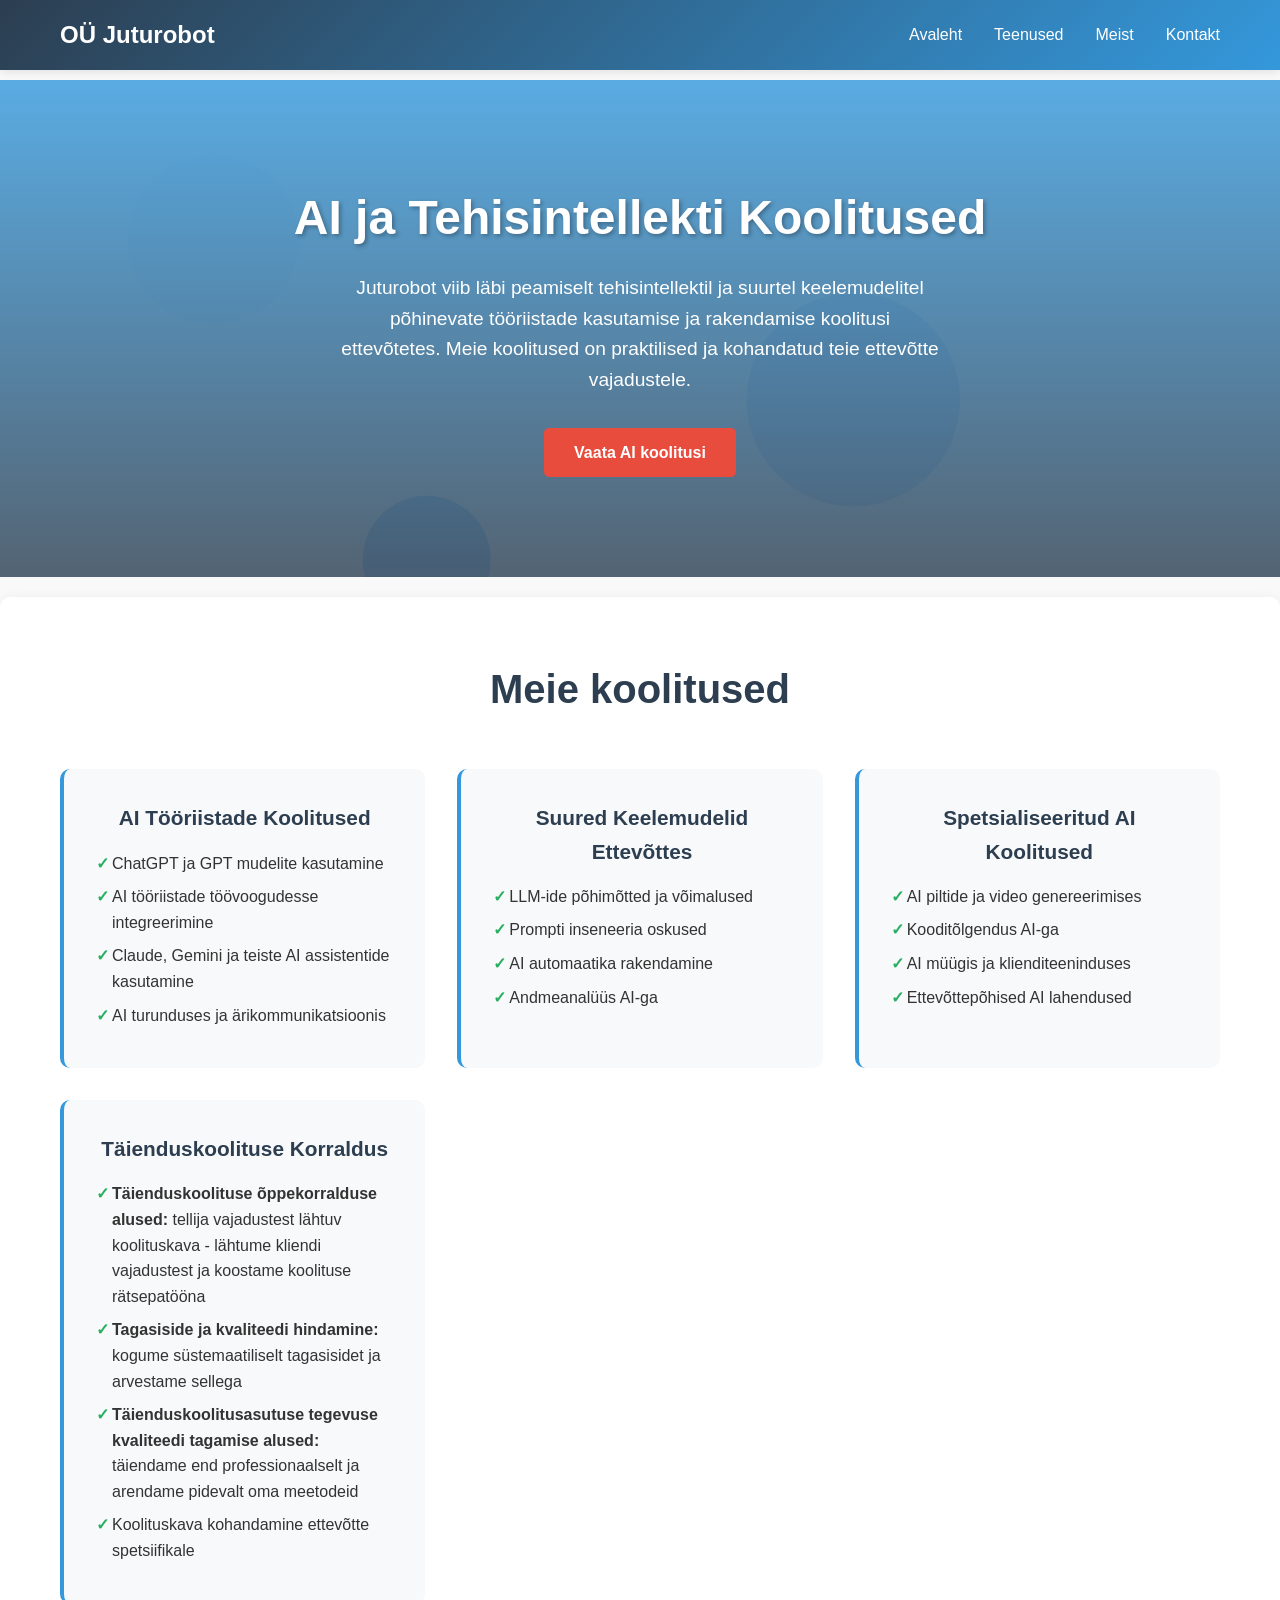
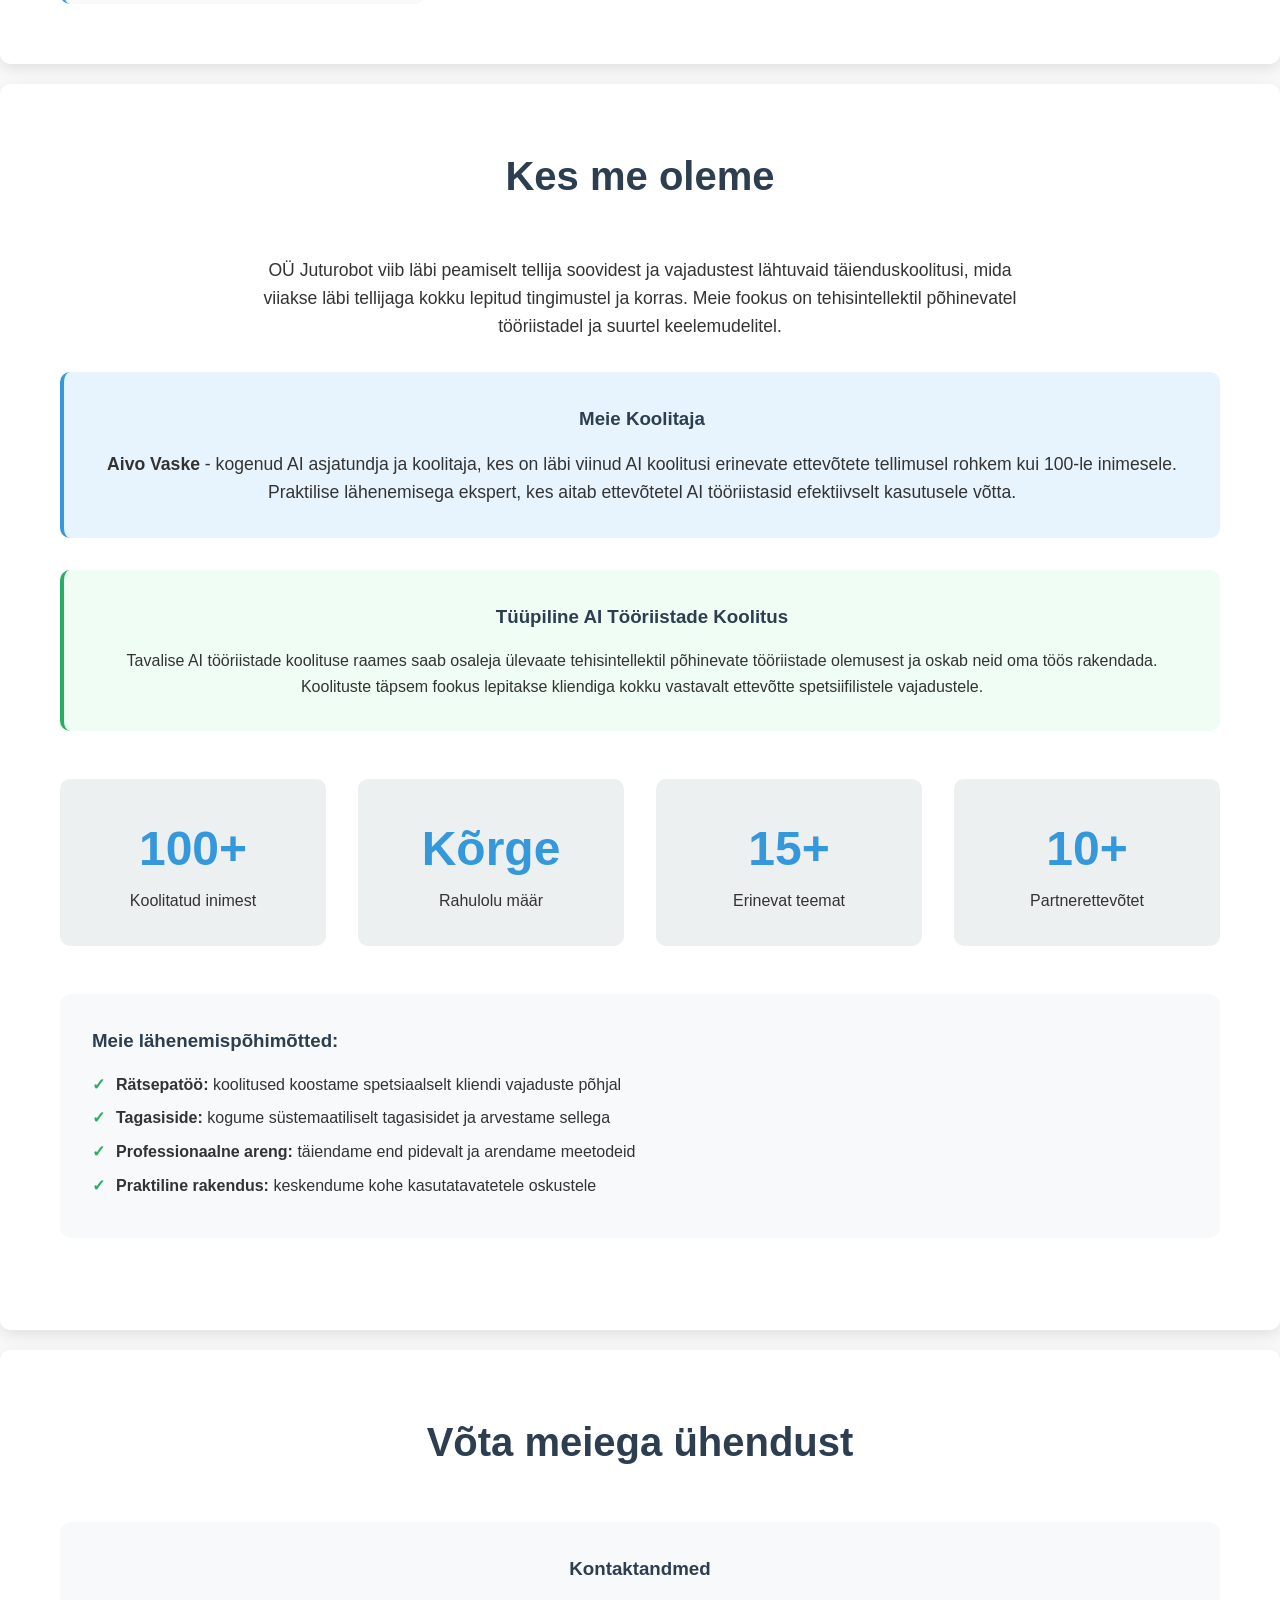
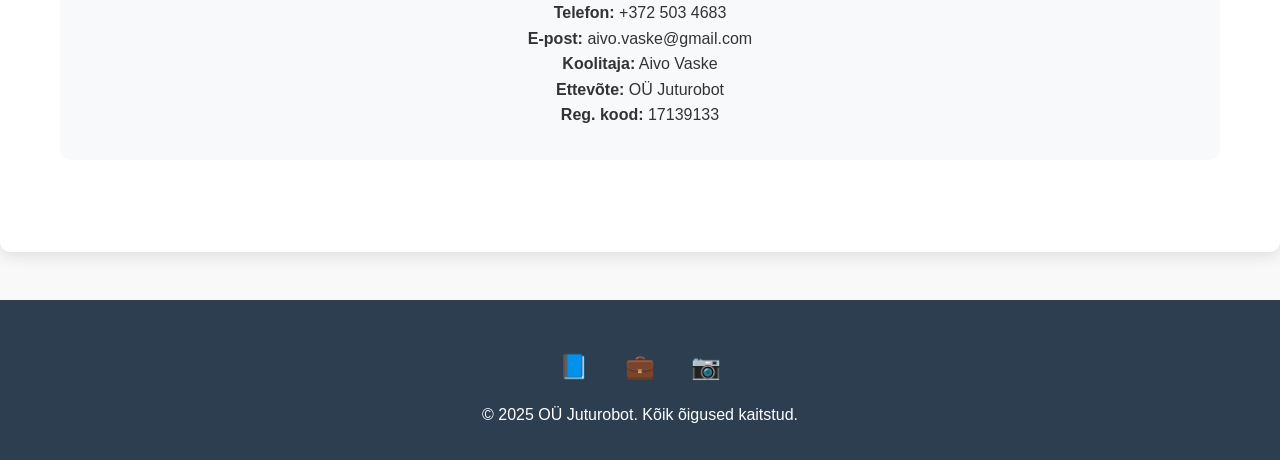
<file: index.html>
<!DOCTYPE html>
<html lang="et">
<head>
    <meta charset="UTF-8">
    <meta name="viewport" content="width=device-width, initial-scale=1.0">
    <title>OÜ Juturobot - AI ja Tehisintellekti Koolitused</title>
    <style>
        * {
            margin: 0;
            padding: 0;
            box-sizing: border-box;
        }

        body {
            font-family: 'Segoe UI', Tahoma, Geneva, Verdana, sans-serif;
            line-height: 1.6;
            color: #333;
            background: #f9f9f9;
        }

        .container {
            max-width: 1200px;
            margin: 0 auto;
            padding: 0 20px;
        }

        header {
            background: linear-gradient(135deg, #2c3e50, #3498db);
            color: white;
            padding: 1rem 0;
            position: fixed;
            width: 100%;
            top: 0;
            z-index: 1000;
            box-shadow: 0 2px 10px rgba(0,0,0,0.1);
        }

        nav {
            display: flex;
            justify-content: space-between;
            align-items: center;
        }

        .logo {
            font-size: 1.5rem;
            font-weight: bold;
        }

        .nav-links {
            display: flex;
            list-style: none;
            gap: 2rem;
        }

        .nav-links a {
            color: white;
            text-decoration: none;
            transition: color 0.3s;
        }

        .nav-links a:hover {
            color: #3498db;
        }

        main {
            margin-top: 80px;
        }

        .hero {
            background: linear-gradient(rgba(52, 152, 219, 0.8), rgba(44, 62, 80, 0.8)), url('data:image/svg+xml,<svg xmlns="http://www.w3.org/2000/svg" viewBox="0 0 1200 600"><rect fill="%23f0f8ff" width="1200" height="600"/><circle fill="%23e6f3ff" cx="200" cy="150" r="80"/><circle fill="%23cce7ff" cx="800" cy="300" r="100"/><circle fill="%23b3daff" cx="400" cy="450" r="60"/></svg>');
            color: white;
            text-align: center;
            padding: 100px 0;
            background-size: cover;
        }

        .hero h1 {
            font-size: 3rem;
            margin-bottom: 1rem;
            text-shadow: 2px 2px 4px rgba(0,0,0,0.3);
        }

        .hero p {
            font-size: 1.2rem;
            margin-bottom: 2rem;
            max-width: 600px;
            margin-left: auto;
            margin-right: auto;
        }

        .btn {
            display: inline-block;
            padding: 12px 30px;
            background: #e74c3c;
            color: white;
            text-decoration: none;
            border-radius: 5px;
            transition: background 0.3s;
            font-weight: bold;
        }

        .btn:hover {
            background: #c0392b;
        }

        .section {
            padding: 60px 0;
            background: white;
            margin: 20px 0;
            border-radius: 10px;
            box-shadow: 0 5px 15px rgba(0,0,0,0.1);
        }

        .section h2 {
            text-align: center;
            margin-bottom: 3rem;
            font-size: 2.5rem;
            color: #2c3e50;
        }

        .services-grid {
            display: grid;
            grid-template-columns: repeat(auto-fit, minmax(280px, 1fr));
            gap: 2rem;
            margin-top: 2rem;
        }

        .service-card {
            background: #f8f9fa;
            padding: 2rem;
            border-radius: 10px;
            text-align: center;
            transition: transform 0.3s, box-shadow 0.3s;
            border-left: 4px solid #3498db;
        }

        .service-card:hover {
            transform: translateY(-5px);
            box-shadow: 0 10px 25px rgba(0,0,0,0.1);
        }

        .service-card h3 {
            color: #2c3e50;
            margin-bottom: 1rem;
            font-size: 1.3rem;
        }

        .service-card ul {
            list-style: none;
            text-align: left;
        }

        .service-card li {
            margin: 0.5rem 0;
            padding-left: 1rem;
            position: relative;
        }

        .service-card li:before {
            content: "✓";
            position: absolute;
            left: 0;
            color: #27ae60;
            font-weight: bold;
        }

        .stats {
            display: grid;
            grid-template-columns: repeat(auto-fit, minmax(200px, 1fr));
            gap: 2rem;
            margin: 3rem 0;
        }

        .stat-item {
            text-align: center;
            padding: 2rem;
            background: #ecf0f1;
            border-radius: 10px;
        }

        .stat-number {
            font-size: 3rem;
            font-weight: bold;
            color: #3498db;
            display: block;
        }

        .contact-info {
            display: grid;
            grid-template-columns: repeat(auto-fit, minmax(250px, 1fr));
            gap: 2rem;
            margin: 2rem 0;
        }

        .contact-card {
            background: #f8f9fa;
            padding: 2rem;
            border-radius: 10px;
            text-align: center;
        }

        .contact-card h3 {
            color: #2c3e50;
            margin-bottom: 1rem;
        }

        footer {
            background: #2c3e50;
            color: white;
            text-align: center;
            padding: 2rem 0;
            margin-top: 3rem;
        }

        .social-links {
            margin: 1rem 0;
        }

        .social-links a {
            color: white;
            font-size: 1.5rem;
            margin: 0 1rem;
            text-decoration: none;
        }

        @media (max-width: 768px) {
            .nav-links {
                flex-direction: column;
                gap: 1rem;
            }

            .hero h1 {
                font-size: 2rem;
            }

            .hero p {
                font-size: 1rem;
            }

            .services-grid {
                grid-template-columns: 1fr;
            }
        }
    </style>
</head>
<body>
    <header>
        <nav class="container">
            <div class="logo">OÜ Juturobot</div>
            <ul class="nav-links">
                <li><a href="#avaleht">Avaleht</a></li>
                <li><a href="#teenused">Teenused</a></li>
                <li><a href="#meist">Meist</a></li>
                <li><a href="#kontakt">Kontakt</a></li>
            </ul>
        </nav>
    </header>

    <main>
        <section id="avaleht" class="hero">
            <div class="container">
                <h1>AI ja Tehisintellekti Koolitused</h1>
                <p>Juturobot viib läbi peamiselt tehisintellektil ja suurtel keelemudelitel põhinevate tööriistade kasutamise ja rakendamise koolitusi ettevõtetes. Meie koolitused on praktilised ja kohandatud teie ettevõtte vajadustele.</p>
                <a href="#teenused" class="btn">Vaata AI koolitusi</a>
            </div>
        </section>

        <section id="teenused" class="section">
            <div class="container">
                <h2>Meie koolitused</h2>
                <div class="services-grid">
                    <div class="service-card">
                        <h3>AI Tööriistade Koolitused</h3>
                        <ul>
                            <li>ChatGPT ja GPT mudelite kasutamine</li>
                            <li>AI tööriistade töövoogudesse integreerimine</li>
                            <li>Claude, Gemini ja teiste AI assistentide kasutamine</li>
                            <li>AI turunduses ja ärikommunikatsioonis</li>
                        </ul>
                    </div>
                    <div class="service-card">
                        <h3>Suured Keelemudelid Ettevõttes</h3>
                        <ul>
                            <li>LLM-ide põhimõtted ja võimalused</li>
                            <li>Prompti inseneeria oskused</li>
                            <li>AI automaatika rakendamine</li>
                            <li>Andmeanalüüs AI-ga</li>
                        </ul>
                    </div>
                    <div class="service-card">
                        <h3>Spetsialiseeritud AI Koolitused</h3>
                        <ul>
                            <li>AI piltide ja video genereerimises</li>
                            <li>Kooditõlgendus AI-ga</li>
                            <li>AI müügis ja klienditeeninduses</li>
                            <li>Ettevõttepõhised AI lahendused</li>
                        </ul>
                    </div>
                    <div class="service-card">
                        <h3>Täienduskoolituse Korraldus</h3>
                        <ul>
                            <li><strong>Täienduskoolituse õppekorralduse alused:</strong> tellija vajadustest lähtuv koolituskava - lähtume kliendi vajadustest ja koostame koolituse rätsepatööna</li>
                            <li><strong>Tagasiside ja kvaliteedi hindamine:</strong> kogume süstemaatiliselt tagasisidet ja arvestame sellega</li>
                            <li><strong>Täienduskoolitusasutuse tegevuse kvaliteedi tagamise alused:</strong> täiendame end professionaalselt ja arendame pidevalt oma meetodeid</li>
                            <li>Koolituskava kohandamine ettevõtte spetsiifikale</li>
                        </ul>
                    </div>
                </div>
            </div>
        </section>

        <section id="meist" class="section">
            <div class="container">
                <h2>Kes me oleme</h2>
                <p style="text-align: center; font-size: 1.1rem; margin-bottom: 2rem; max-width: 800px; margin-left: auto; margin-right: auto;">
                    OÜ Juturobot viib läbi peamiselt tellija soovidest ja vajadustest lähtuvaid täienduskoolitusi, mida viiakse läbi tellijaga kokku lepitud tingimustel ja korras. Meie fookus on tehisintellektil põhinevatel tööriistadel ja suurtel keelemudelitel.
                </p>
                
                <div style="background: #e8f4fd; padding: 2rem; border-radius: 10px; margin: 2rem 0; border-left: 4px solid #3498db;">
                    <h3 style="color: #2c3e50; margin-bottom: 1rem; text-align: center;">Meie Koolitaja</h3>
                    <p style="text-align: center; font-size: 1.1rem;">
                        <strong>Aivo Vaske</strong> - kogenud AI asjatundja ja koolitaja, kes on läbi viinud AI koolitusi erinevate ettevõtete tellimusel rohkem kui 100-le inimesele. Praktilise lähenemisega ekspert, kes aitab ettevõtetel AI tööriistasid efektiivselt kasutusele võtta.
                    </p>
                </div>
                
                <div style="background: #f0fdf4; padding: 2rem; border-radius: 10px; margin: 2rem 0; border-left: 4px solid #27ae60;">
                    <h3 style="color: #2c3e50; margin-bottom: 1rem; text-align: center;">Tüüpiline AI Tööriistade Koolitus</h3>
                    <p style="text-align: center; font-size: 1rem;">
                        Tavalise AI tööriistade koolituse raames saab osaleja ülevaate tehisintellektil põhinevate tööriistade olemusest ja oskab neid oma töös rakendada. Koolituste täpsem fookus lepitakse kliendiga kokku vastavalt ettevõtte spetsiifilistele vajadustele.
                    </p>
                </div>
                
                <div class="stats">
                    <div class="stat-item">
                        <span class="stat-number">100+</span>
                        Koolitatud inimest
                    </div>
                    <div class="stat-item">
                        <span class="stat-number">Kõrge</span>
                        Rahulolu määr
                    </div>
                    <div class="stat-item">
                        <span class="stat-number">15+</span>
                        Erinevat teemat
                    </div>
                    <div class="stat-item">
                        <span class="stat-number">10+</span>
                        Partnerettevõtet
                    </div>
                </div>

                <div style="background: #f8f9fa; padding: 2rem; border-radius: 10px; margin: 2rem 0;">
                    <h3 style="color: #2c3e50; margin-bottom: 1rem;">Meie lähenemispõhimõtted:</h3>
                    <ul style="list-style: none; padding: 0;">
                        <li style="margin: 0.5rem 0; padding-left: 1.5rem; position: relative;">
                            <span style="position: absolute; left: 0; color: #27ae60; font-weight: bold;">✓</span>
                            <strong>Rätsepatöö:</strong> koolitused koostame spetsiaalselt kliendi vajaduste põhjal
                        </li>
                        <li style="margin: 0.5rem 0; padding-left: 1.5rem; position: relative;">
                            <span style="position: absolute; left: 0; color: #27ae60; font-weight: bold;">✓</span>
                            <strong>Tagasiside:</strong> kogume süstemaatiliselt tagasisidet ja arvestame sellega
                        </li>
                        <li style="margin: 0.5rem 0; padding-left: 1.5rem; position: relative;">
                            <span style="position: absolute; left: 0; color: #27ae60; font-weight: bold;">✓</span>
                            <strong>Professionaalne areng:</strong> täiendame end pidevalt ja arendame meetodeid
                        </li>
                        <li style="margin: 0.5rem 0; padding-left: 1.5rem; position: relative;">
                            <span style="position: absolute; left: 0; color: #27ae60; font-weight: bold;">✓</span>
                            <strong>Praktiline rakendus:</strong> keskendume kohe kasutatavatetele oskustele
                        </li>
                    </ul>
                </div>
            </div>
        </section>

        <section id="kontakt" class="section">
            <div class="container">
                <h2>Võta meiega ühendust</h2>
                <div class="contact-info">
                    <div class="contact-card">
                        <h3>Kontaktandmed</h3>
                        <p><strong>Telefon:</strong> +372 503 4683</p>
                        <p><strong>E-post:</strong> aivo.vaske@gmail.com</p>
                        <p><strong>Koolitaja:</strong> Aivo Vaske</p>
                        <p><strong>Ettevõte:</strong> OÜ Juturobot</p>
                        <p><strong>Reg. kood:</strong> 17139133</p>
                    </div>
                </div>
            </div>
        </section>
    </main>

    <footer>
        <div class="container">
            <div class="social-links">
                <a href="#" aria-label="Facebook">📘</a>
                <a href="#" aria-label="LinkedIn">💼</a>
                <a href="#" aria-label="Instagram">📷</a>
            </div>
            <p>&copy; 2025 OÜ Juturobot. Kõik õigused kaitstud.</p>
        </div>
    </footer>

    <script>
        // Smooth scrolling for navigation links
        document.querySelectorAll('a[href^="#"]').forEach(anchor => {
            anchor.addEventListener('click', function (e) {
                e.preventDefault();
                const target = document.querySelector(this.getAttribute('href'));
                if (target) {
                    target.scrollIntoView({
                        behavior: 'smooth',
                        block: 'start'
                    });
                }
            });
        });

        // Add scroll effect to header
        window.addEventListener('scroll', function() {
            const header = document.querySelector('header');
            if (window.scrollY > 100) {
                header.style.background = 'rgba(44, 62, 80, 0.95)';
            } else {
                header.style.background = 'linear-gradient(135deg, #2c3e50, #3498db)';
            }
        });
    </script>
</body>
</html>
</file>
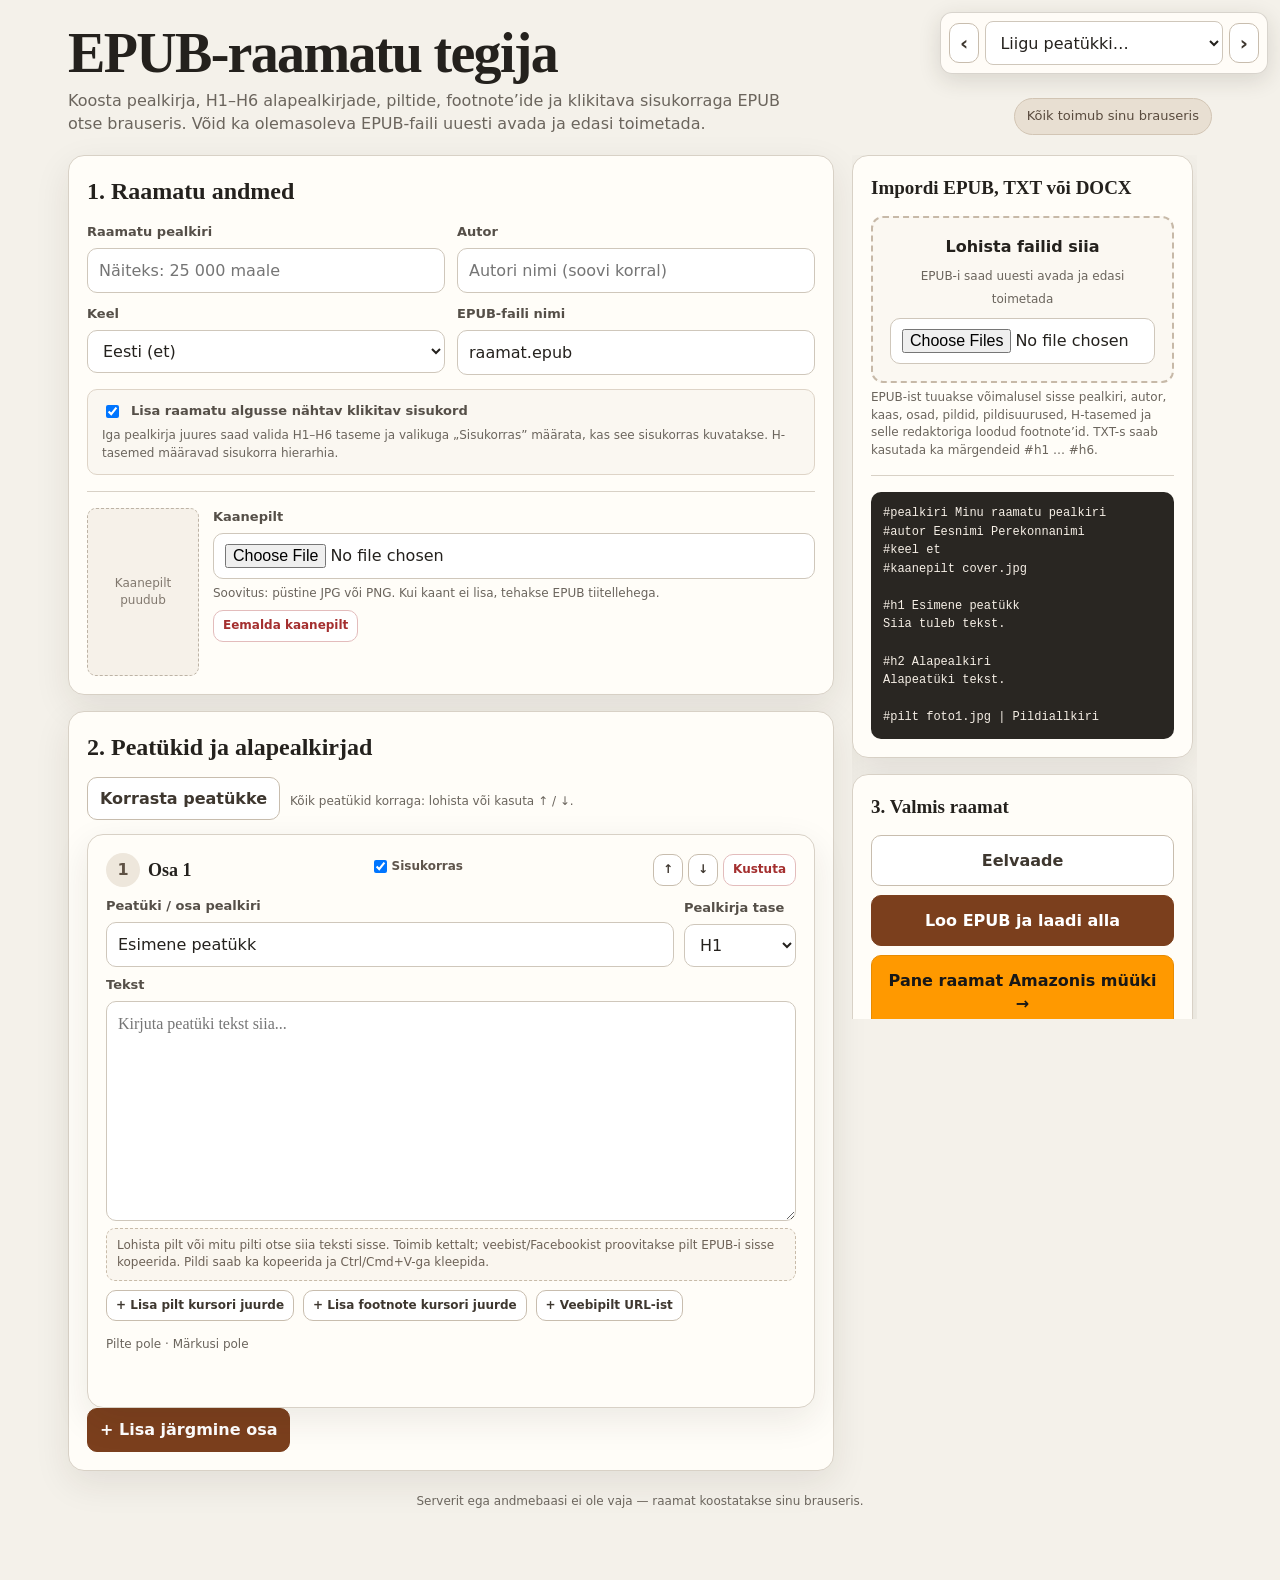
<file: epub-raamatu-tegija/index.html>
<!doctype html>
<html lang="et">
<head>
<meta charset="utf-8">
<meta name="viewport" content="width=device-width, initial-scale=1">
<title>EPUB-raamatu tegija</title>
<meta http-equiv="refresh" content="0; url=../epub/">
<link rel="canonical" href="../epub/">
<script>location.replace('../epub/');</script>
</head>
<body>
<p>See aadress on asendatud. <a href="../epub/">Ava EPUB-raamatu tegija</a>.</p>
</body>
</html>
</file>
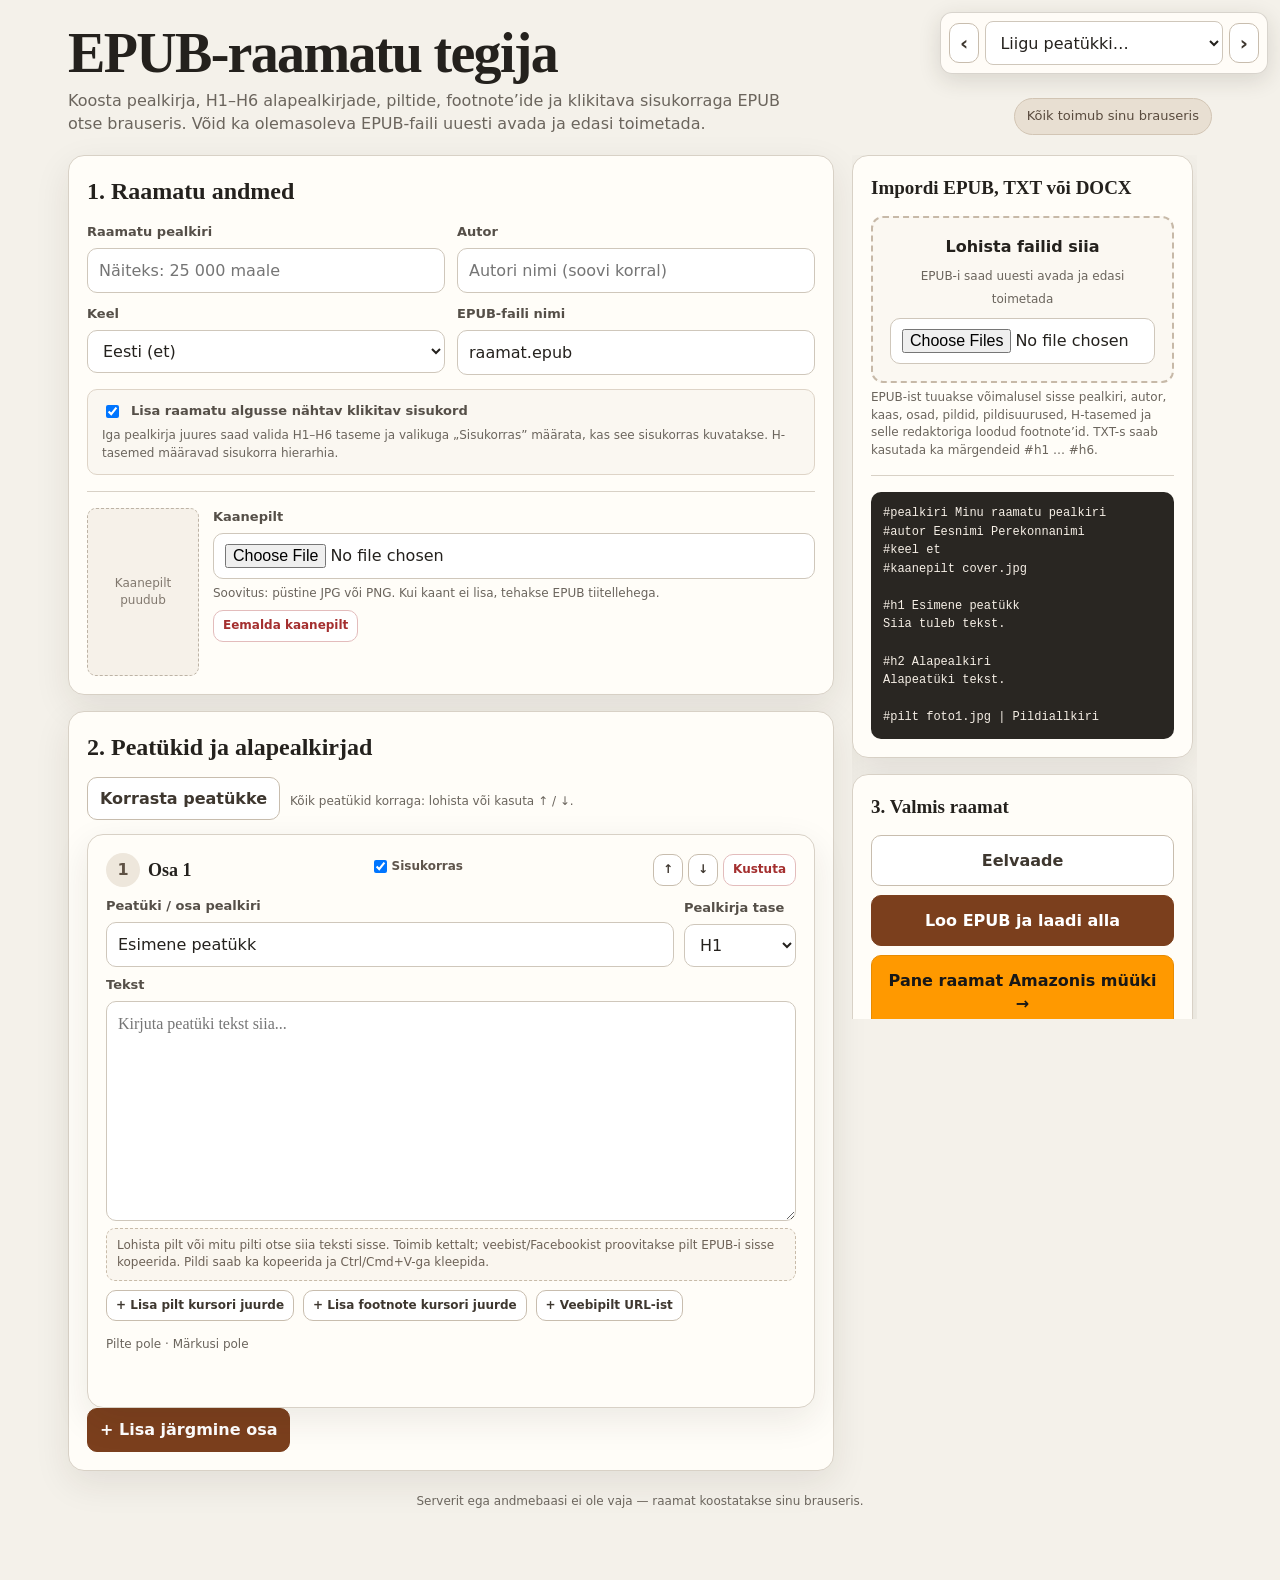
<file: epub/index.html>
<!doctype html>
<html lang="et">
<head>
<meta charset="utf-8">
<meta name="viewport" content="width=device-width, initial-scale=1">
<title>EPUB-raamatu tegija</title>
<link rel="stylesheet" href="styles.css">
<link rel="stylesheet" href="enhancements.css?v=20260814-1103">
<link rel="stylesheet" href="layout-fixes.css?v=20260825-2245">
<link rel="stylesheet" href="chapter-organizer.css?v=20260826-1320">
</head>
<body>
<div class="wrap">
  <div class="hero"><div><h1>EPUB-raamatu tegija</h1><p>Koosta pealkirja, H1–H6 alapealkirjade, piltide, footnote’ide ja klikitava sisukorraga EPUB otse brauseris. Võid ka olemasoleva EPUB-faili uuesti avada ja edasi toimetada.</p></div><div class="badge">Kõik toimub sinu brauseris</div></div>
  <div class="grid">
    <main>
      <section class="card"><h2>1. Raamatu andmed</h2><div class="fields"><div><label for="bookTitle">Raamatu pealkiri</label><input id="bookTitle" type="text" placeholder="Näiteks: 25 000 maale"></div><div><label for="author">Autor</label><input id="author" type="text" placeholder="Autori nimi (soovi korral)"></div><div><label for="language">Keel</label><select id="language"><option value="et" selected>Eesti (et)</option><option value="en">English (en)</option><option value="ru">Русский (ru)</option><option value="fi">Suomi (fi)</option><option value="de">Deutsch (de)</option><option value="fr">Français (fr)</option></select></div><div><label for="fileName">EPUB-faili nimi</label><input id="fileName" type="text" placeholder="raamat.epub"></div></div><div class="sep"></div><div class="coverbox"><div class="coverpreview" id="coverPreview">Kaanepilt puudub</div><div><label for="coverInput">Kaanepilt</label><input id="coverInput" type="file" accept="image/*"><div class="hint">Soovitus: püstine JPG või PNG. Kui kaant ei lisa, tehakse EPUB tiitellehega.</div><div class="row" style="margin-top:8px"><button class="btn small danger" id="removeCover" type="button">Eemalda kaanepilt</button></div></div></div></section>
      <section class="card"><h2>2. Peatükid ja alapealkirjad</h2><div class="organize-toolbar"><button class="btn organize-trigger" id="organizeChapters" type="button" onclick="openChapterOrganizer()">Korrasta peatükke</button><span class="hint">Kõik peatükid korraga: lohista või kasuta ↑ / ↓.</span></div><div id="chapters"></div><button class="btn primary" id="addChapter" type="button">+ Lisa järgmine osa</button></section>
    </main>
    <aside class="side">
      <section class="card"><h3>Impordi EPUB, TXT või DOCX</h3><div class="drop" id="dropZone"><strong>Lohista failid siia</strong><span class="hint">EPUB-i saad uuesti avada ja edasi toimetada</span><input id="importFiles" type="file" multiple accept=".epub,.txt,.docx,image/*"></div><div class="hint">EPUB-ist tuuakse võimalusel sisse pealkiri, autor, kaas, osad, pildid, pildisuurused, H-tasemed ja selle redaktoriga loodud footnote’id. TXT-s saab kasutada ka märgendeid #h1 … #h6.</div><div class="sep"></div><div class="markup">#pealkiri Minu raamatu pealkiri
#autor Eesnimi Perekonnanimi
#keel et
#kaanepilt cover.jpg

#h1 Esimene peatükk
Siia tuleb tekst.

#h2 Alapealkiri
Alapeatüki tekst.

#pilt foto1.jpg | Pildiallkiri</div><div id="importStatus" class="status"></div></section>
      <section class="card"><h3>3. Valmis raamat</h3><button class="btn full" id="previewBook" type="button">Eelvaade</button><button class="btn primary full" style="margin-top:9px" id="exportEpub" type="button">Loo EPUB ja laadi alla</button><a class="btn full" style="margin-top:9px;display:block;text-align:center;text-decoration:none;background:#ff9900;border-color:#e88b00;color:#171717" href="https://kdp.amazon.com/bookshelf" target="_blank" rel="noopener noreferrer">Pane raamat Amazonis müüki →</a><div class="hint" style="margin-top:7px">Avab Amazon Kindle Direct Publishingu (KDP). Laadi seal üles selle lehega loodud EPUB, lisa müügiandmed ja hind ning avalda raamat.<br><strong>NB! Amazon ei toeta e-raamatu keelena eesti keelt.</strong></div><div id="exportStatus" class="status"></div></section>
    </aside>
  </div>
  <div class="footer">Serverit ega andmebaasi ei ole vaja — raamat koostatakse sinu brauseris.</div>
</div>
<div class="modal" id="previewModal"><div class="preview-shell"><button class="btn preview-close" id="closePreview" type="button">Sulge</button><div class="book-preview" id="bookPreview"></div></div></div>
<script src="app-core.js"></script>
<script src="app-ui.js?v=20260814-1103"></script>
<script src="app-images.js?v=20260811-2318"></script>
<script src="app-docx.js"></script>
<script src="app-epub-import.js?v=20260813-2044"></script>
<script src="app-import-structure.js?v=20260817-1125"></script>
<script src="app-epub.js"></script>
<script src="app-headings-footnotes.js?v=20260817-1125"></script>
<script src="app-export-structure.js?v=20260814-1103"></script>
<script src="app-main.js?v=20260814-1103"></script>
<script src="app-chapter-organizer.js?v=20260826-1320"></script>
<script src="app-optimized-export.js?v=20260825-2245"></script>
<!-- Cloudflare Web Analytics --><script type='module' src='https://static.cloudflareinsights.com/beacon.min.js' data-cf-beacon='{"token": "7784cf3e08004086b2f8496fc49585a2"}'></script><!-- End Cloudflare Web Analytics -->
</body></html>
</file>
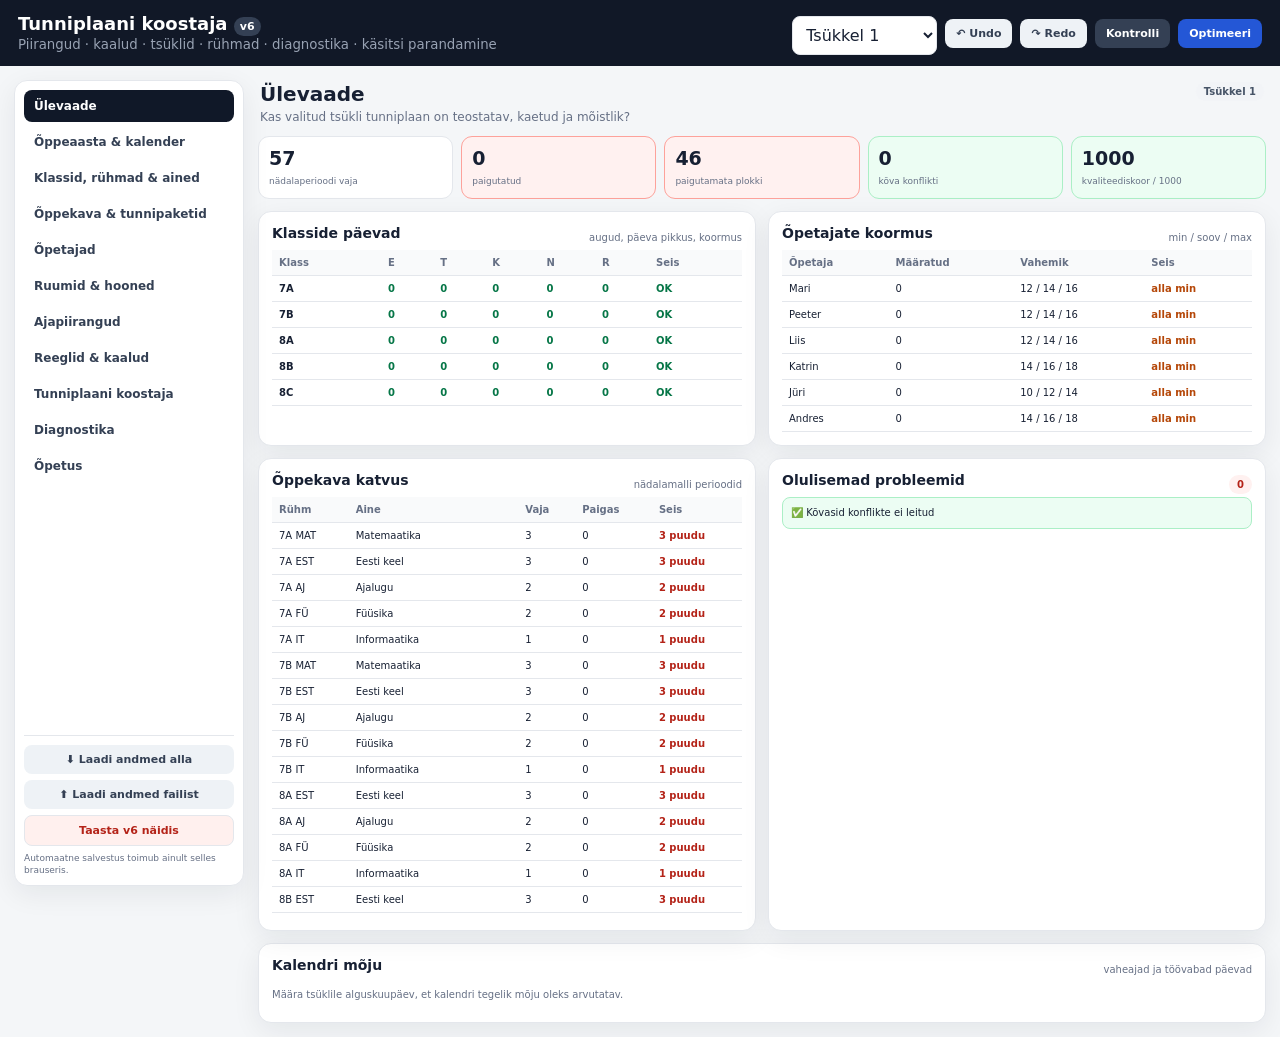
<file: tunniplaan-v6/index.html>
<!doctype html>
<html lang="et">
<head>
  <meta charset="utf-8">
  <meta name="viewport" content="width=device-width,initial-scale=1">
  <title>Tunniplaani koostaja v6</title>
  <link rel="stylesheet" href="style.css">
</head>
<body>
<header class="topbar">
  <div>
    <h1>Tunniplaani koostaja <span>v6</span></h1>
    <small>Piirangud · kaalud · tsüklid · rühmad · diagnostika · käsitsi parandamine</small>
  </div>
  <div class="top-actions">
    <select id="globalCycle"></select>
    <button id="undoBtn" class="soft" title="Võta viimane muudatus tagasi">↶ Undo</button>
    <button id="redoBtn" class="soft" title="Taasta tagasivõetud muudatus">↷ Redo</button>
    <button id="checkBtn" class="secondary">Kontrolli</button>
    <button id="optimizeBtn" class="primary">Optimeeri</button>
  </div>
</header>
<div class="shell">
  <nav class="nav panel">
    <button class="nav-item active" data-page="dashboard">Ülevaade</button>
    <button class="nav-item" data-page="calendar">Õppeaasta & kalender</button>
    <button class="nav-item" data-page="entities">Klassid, rühmad & ained</button>
    <button class="nav-item" data-page="curriculum">Õppekava & tunnipaketid</button>
    <button class="nav-item" data-page="teachers">Õpetajad</button>
    <button class="nav-item" data-page="rooms">Ruumid & hooned</button>
    <button class="nav-item" data-page="timerequests">Ajapiirangud</button>
    <button class="nav-item" data-page="rules">Reeglid & kaalud</button>
    <button class="nav-item" data-page="builder">Tunniplaani koostaja</button>
    <button class="nav-item" data-page="diagnostics">Diagnostika</button>
    <button class="nav-item" data-page="guide">Õpetus</button>
    <div class="nav-foot">
      <button id="exportBtn" class="soft full">⬇ Laadi andmed alla</button>
      <button id="importBtn" class="soft full">⬆ Laadi andmed failist</button>
      <input id="importFile" type="file" accept="application/json,.json" hidden>
      <button id="resetBtn" class="danger ghost full">Taasta v6 näidis</button>
      <small>Automaatne salvestus toimub ainult selles brauseris.</small>
    </div>
  </nav>

  <main class="workspace">
    <section class="page active" id="page-dashboard">
      <div class="page-head"><div><h2>Ülevaade</h2><p>Kas valitud tsükli tunniplaan on teostatav, kaetud ja mõistlik?</p></div><span id="dashCycle" class="cycle-chip"></span></div>
      <div id="dashboardKpis" class="kpi-grid"></div>
      <div class="grid2">
        <section class="panel card-section"><div class="section-title"><h3>Klasside päevad</h3><span class="muted">augud, päeva pikkus, koormus</span></div><div class="table-wrap"><table class="data-table"><thead><tr><th>Klass</th><th>E</th><th>T</th><th>K</th><th>N</th><th>R</th><th>Seis</th></tr></thead><tbody id="dashClasses"></tbody></table></div></section>
        <section class="panel card-section"><div class="section-title"><h3>Õpetajate koormus</h3><span class="muted">min / soov / max</span></div><div class="table-wrap"><table class="data-table"><thead><tr><th>Õpetaja</th><th>Määratud</th><th>Vahemik</th><th>Seis</th></tr></thead><tbody id="dashTeachers"></tbody></table></div></section>
      </div>
      <div class="grid2 after">
        <section class="panel card-section"><div class="section-title"><h3>Õppekava katvus</h3><span class="muted">nädalamalli perioodid</span></div><div class="table-wrap tall"><table class="data-table"><thead><tr><th>Rühm</th><th>Aine</th><th>Vaja</th><th>Paigas</th><th>Seis</th></tr></thead><tbody id="dashCoverage"></tbody></table></div></section>
        <section class="panel card-section"><div class="section-title"><h3>Olulisemad probleemid</h3><span id="dashHardBadge" class="badge hard"></span></div><div id="dashIssues" class="issue-list"></div></section>
      </div>
      <section class="panel card-section after"><div class="section-title"><h3>Kalendri mõju</h3><span class="muted">vaheajad ja töövabad päevad</span></div><div id="calendarImpact"></div></section>
    </section>

    <section class="page" id="page-calendar">
      <div class="page-head"><div><h2>Õppeaasta, tsüklid ja päevakava</h2><p>Kool määrab ise tsüklid, ajaslotid, vaheajad ja töövabad päevad.</p></div><button id="addCycleBtn" class="primary">+ Tsükkel</button></div>
      <section class="panel form-card">
        <div class="form-grid four"><label>Õppeaasta nimi<input id="yearName"></label><label>Algus<input id="yearStart" type="date"></label><label>Lõpp<input id="yearEnd" type="date"></label><label>Perioode päevas<input id="periodCount" type="number" min="1" max="12"></label></div>
        <button id="saveYearBtn" class="primary">Salvesta</button>
      </section>
      <div class="grid2 align-start after">
        <section class="panel card-section"><div class="section-title"><h3>Tsüklid</h3><span class="muted">arv ja pikkus on vabalt muudetav</span></div><div id="cyclesList" class="stack"></div></section>
        <section class="panel card-section"><div class="section-title"><h3>Päeva ajavõrk</h3><button id="addPeriodBtn" class="soft">+ Periood</button></div><div id="periodsList" class="stack compact"></div></section>
      </div>
      <section class="panel card-section after"><div class="section-title"><h3>Koolivaheajad ja töövabad päevad</h3><button id="addClosureBtn" class="soft">+ Lisa</button></div><div id="closureEditor" class="inline-editor hidden"></div><div class="table-wrap"><table class="data-table"><thead><tr><th>Tüüp</th><th>Nimetus</th><th>Algus</th><th>Lõpp</th><th></th></tr></thead><tbody id="closuresTable"></tbody></table></div></section>
    </section>

    <section class="page" id="page-entities">
      <div class="page-head"><div><h2>Klassid, rühmad ja ained</h2><p>Õpperühm on tunniplaani põhiüksus; paralleelsusvõti seob samal ajal toimuvad rühmad.</p></div></div>
      <div class="grid3 align-start">
        <section class="panel card-section"><div class="section-title"><h3>Klassid</h3><button id="addClassBtn" class="soft">+ Klass</button></div><div id="classesList" class="stack compact"></div></section>
        <section class="panel card-section"><div class="section-title"><h3>Ained</h3><button id="addSubjectBtn" class="soft">+ Aine</button></div><div id="subjectsList" class="stack compact"></div></section>
        <section class="panel card-section"><div class="section-title"><h3>Õpperühmad</h3><button id="addGroupBtn" class="soft">+ Rühm</button></div><div class="table-wrap tall"><table class="data-table"><thead><tr><th>Rühm</th><th>Aine</th><th>Klassid</th><th>Õpilasi</th><th>Paralleel</th><th></th></tr></thead><tbody id="groupsTable"></tbody></table></div></section>
      </div>
      <section id="groupEditor" class="panel form-card after hidden"></section>
    </section>

    <section class="page" id="page-curriculum">
      <div class="page-head"><div><h2>Õppekava & tunnipaketid</h2><p>Aastamaht, tsüklite nädalatunnid, plokkide jaotus ja tsüklisisesed toimumisnädalad.</p></div><button id="addRequirementBtn" class="primary">+ Nõue</button></div>
      <section class="panel card-section"><div class="table-wrap wide"><table class="data-table"><thead id="curriculumHead"></thead><tbody id="curriculumBody"></tbody></table></div></section>
      <section id="requirementEditor" class="panel form-card after hidden"></section>
    </section>

    <section class="page" id="page-teachers">
      <div class="page-head"><div><h2>Õpetajad</h2><p>Pädevused, tsükliti koormus ja saadavuse hierarhia.</p></div><button id="addTeacherBtn" class="primary">+ Õpetaja</button></div>
      <div class="grid-sidebar"><aside id="teacherList" class="panel list-panel"></aside><section id="teacherEditor" class="panel form-card"></section></div>
    </section>

    <section class="page" id="page-rooms">
      <div class="page-head"><div><h2>Ruumid & hooned</h2><p>Mahutavus, ruumitüüp, eelistused, alternatiivid ja hoonetevaheline liikumine.</p></div><button id="addRoomBtn" class="primary">+ Ruum</button></div>
      <div class="grid-sidebar"><aside id="roomList" class="panel list-panel"></aside><section id="roomEditor" class="panel form-card"></section></div>
      <section class="panel card-section after"><div class="section-title"><h3>Ruumide päevavaade</h3><div class="inline-selects"><select id="roomCycleSelect"></select><select id="roomDaySelect"></select></div></div><div class="table-wrap wide"><table class="room-table"><thead><tr id="roomScheduleHead"></tr></thead><tbody id="roomScheduleBody"></tbody></table></div></section>
    </section>

    <section class="page" id="page-timerequests">
      <div class="page-head"><div><h2>Ajapiirangud</h2><p>Sama ajavõrgu komponent töötab õpetaja, klassi, rühma, aine, ruumi või konkreetse nõude kohta.</p></div><button id="addTimeRequestBtn" class="primary">+ Ajapiirang</button></div>
      <section class="panel form-card"><div class="form-grid four"><label>Objekti liik<select id="timeEntityType"><option value="teacher">Õpetaja</option><option value="class">Klass</option><option value="group">Rühm</option><option value="subject">Aine</option><option value="room">Ruum</option><option value="requirement">Õppekava nõue</option></select></label><label>Objekt<select id="timeEntityId"></select></label><label>Tase<select id="timeScope"><option value="year">Õppeaasta</option><option value="semester1">I poolaasta</option><option value="semester2">II poolaasta</option><option value="cycle">Valitud tsükkel</option></select></label><label>Tsükkel<select id="timeCycle"></select></label></div><div class="hint">Klõps: pärib/vaba → eelistatud → keelatud → pärib/vaba. Kõva reegli puhul on „keelatud“ absoluutne.</div><div id="genericTimeGrid" class="availability-grid"></div><button id="saveTimeRequestBtn" class="primary">Salvesta ajapiirang</button></section>
    </section>

    <section class="page" id="page-rules">
      <div class="page-head"><div><h2>Reeglid & kaalud</h2><p>Õppealajuhataja saab otsustada, mis on kompromiss ja mis on absoluutne piirang.</p></div></div>
      <section class="panel card-section"><div id="rulesTable"></div></section>
      <section class="panel card-section after"><h3>Hindamise põhimõte</h3><p class="muted">Kõvad reeglid keelavad paigutuse. Pehmed reeglid annavad trahvi 0–5 kaaluga. Optimeerija võrdleb lubatud variante koguskoori järgi.</p></section>
    </section>

    <section class="page" id="page-builder">
      <div class="page-head"><div><h2>Tunniplaani koostaja</h2><p>Raskeimad paketid paigutatakse esimesena; lohistamisel näidatakse sihtkoha sobivust enne drop'i.</p></div><div class="inline-actions"><select id="builderCycle"></select><select id="builderView"></select><select id="optimizeDepth"><option value="quick">Kiire</option><option value="better" selected>Parem</option><option value="deep">Põhjalik</option></select><button id="builderOptimizeBtn" class="primary">Koosta / optimeeri</button></div></div>
      <div class="builder-tools panel"><div class="legend"><span>🔒 lukus</span><span class="hard-dot">võimatu</span><span class="warn-dot">lubatud, halb</span><span class="good-dot">hea</span><span class="best-dot">väga hea</span></div><div><span id="builderScore" class="score"></span> <span id="builderHard" class="badge hard"></span></div></div>
      <div class="table-wrap wide panel schedule-wrap"><table class="schedule-table"><thead><tr id="scheduleHead"></tr></thead><tbody id="scheduleBody"></tbody></table></div>
      <div class="grid2 after"><section class="panel card-section"><div class="section-title"><h3>Paigutamata paketid</h3><button id="diagnoseUnplacedBtn" class="soft">Selgita miks</button></div><div id="unplacedList" class="chip-list"></div></section><section class="panel card-section"><div class="section-title"><h3>Parandussoovitused</h3><button id="suggestMovesBtn" class="soft">Paku parandusi</button></div><div id="moveSuggestions" class="issue-list"></div></section></div>
    </section>

    <section class="page" id="page-diagnostics">
      <div class="page-head"><div><h2>Diagnostika</h2><p>Mitte ainult „mis on katki“, vaid ka „miks“ ja millised muudatused annaksid lahendusele ruumi juurde.</p></div><button id="refreshDiagnosticsBtn" class="primary">Arvuta uuesti</button></div>
      <div class="grid2"><section class="panel card-section"><div class="section-title"><h3>Konfliktid</h3><span id="diagHardCount" class="badge hard"></span></div><div id="diagnosticIssues" class="issue-list tall-list"></div></section><section class="panel card-section"><div class="section-title"><h3>Pudelikaelad</h3><span class="muted">väikseima valikuruumiga paketid</span></div><div id="bottlenecks" class="issue-list tall-list"></div></section></div>
      <section class="panel card-section after"><div class="section-title"><h3>Paigutamata tundide põhjused</h3><span class="muted">õpetajad · ajad · ruumid · paralleelpaketid</span></div><div id="unplacedDiagnostics" class="issue-list"></div></section>
    </section>

    <section class="page" id="page-guide">
      <div class="page-head"><div><h2>Õpetus</h2><p>Tööjärjekord õppealajuhatajale.</p></div></div>
      <div class="guide-grid">
        <section class="panel card-section"><h3>1. Kalender</h3><p>Määra õppeaasta, tsüklid, päris tunniajad, koolivaheajad ja töövabad päevad.</p></section>
        <section class="panel card-section"><h3>2. Klassid, rühmad ja ained</h3><p>Rühm võib sisaldada ühe või mitme klassi õpilasi. Sama paralleelsusvõtmega rühmad toimuvad samal ajal.</p></section>
        <section class="panel card-section"><h3>3. Õppekava</h3><p>Sisesta aastamaht ja tsüklite nädalatunnid. Vali plokijaotus ning vajadusel tsüklisisesed toimumisnädalad.</p></section>
        <section class="panel card-section"><h3>4. Õpetajad ja ruumid</h3><p>Määra pädevused, koormus, ruumide mahutavus, hooned ja eelistatud/alternatiivsed ruumid.</p></section>
        <section class="panel card-section"><h3>5. Ajapiirangud</h3><p>Märgi õpetaja, klassi, rühma, aine, ruumi või konkreetse tunni keelatud ja eelistatud ajad.</p></section>
        <section class="panel card-section"><h3>6. Reeglid & kaalud</h3><p>Otsusta, millised nõuded on kõvad ja milliste puhul võib solver teha kompromissi.</p></section>
        <section class="panel card-section"><h3>7. Optimeeri</h3><p>Kasuta kiiret, paremat või põhjalikku otsingut. Solver alustab kõige väiksema valikuruumiga paketist.</p></section>
        <section class="panel card-section"><h3>8. Paranda käsitsi</h3><p>Lohistades näed sihtkoha sobivust enne drop'i. Lukusta head lahendused, kasuta Undo/Redo ja parandussoovitusi.</p></section>
        <section class="panel card-section"><h3>9. Diagnostika</h3><p>Vaata, miks mõni pakett ei mahu: kas puudub õpetaja, ühine aeg, sobiv ruum või on piirang liiga tugev.</p></section>
        <section class="panel card-section"><h3>10. Failiga jätkamine</h3><p>Laadi kogu projekt JSON-failina alla ja impordi see hiljem või teises arvutis. Kontosid pole vaja.</p></section>
      </div>
    </section>
  </main>
</div>
<div id="toast" class="toast"></div>
<script src="core-base.js"></script>
<script src="core-model.js"></script>
<script src="core-rules.js"></script>
<script src="core-solver.js"></script>
<script src="ui-overview.js"></script>
<script src="ui-curriculum.js"></script>
<script src="ui-people.js"></script>
<script src="ui-schedule.js"></script>
<script src="ui-app.js"></script>
</body>
</html>
</file>
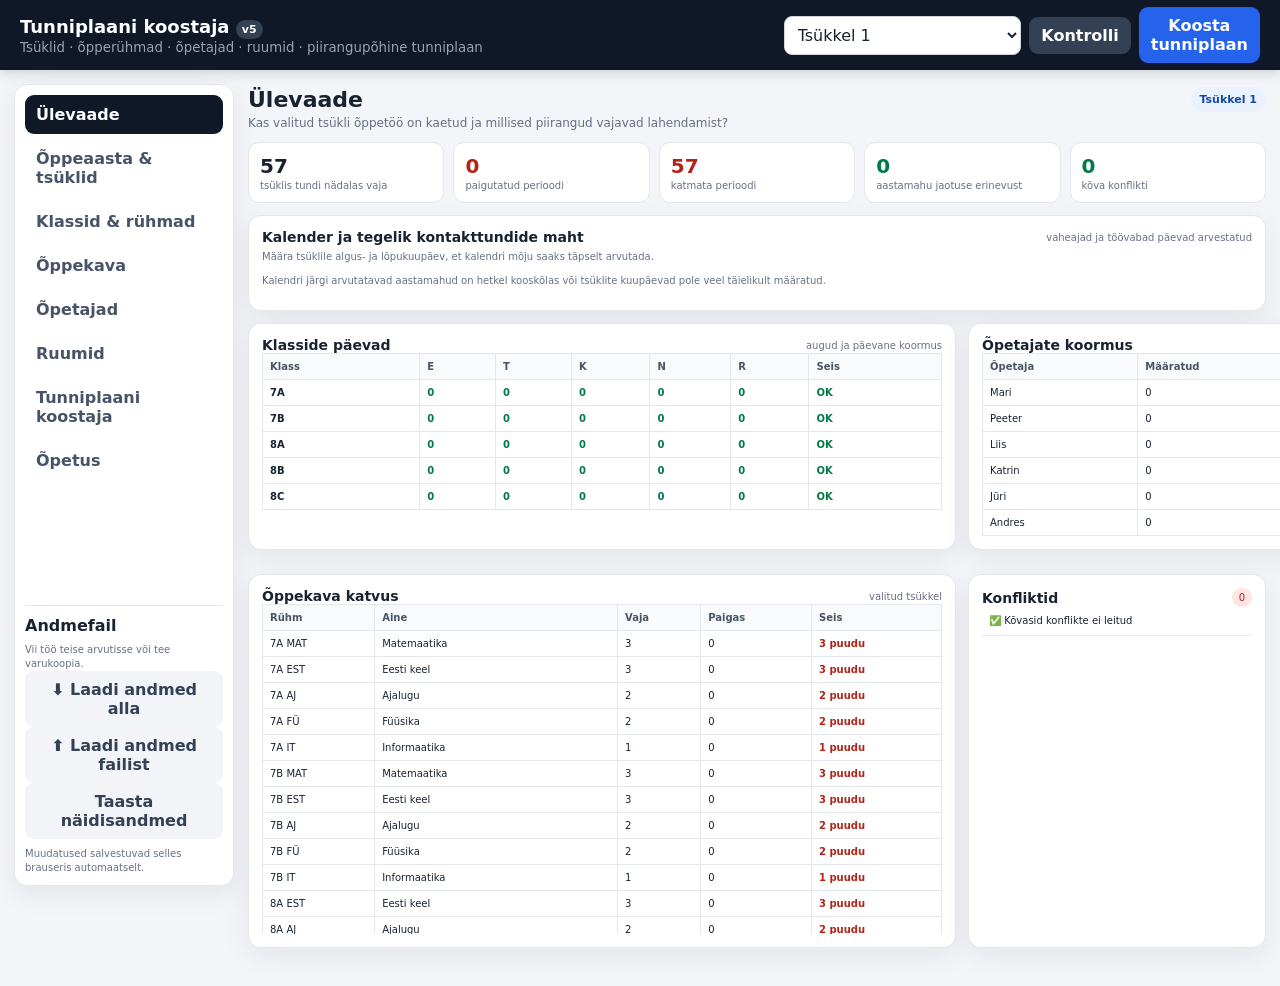
<file: tunniplaan/index.html>
<!doctype html>
<html lang="et">
<head>
  <meta charset="utf-8">
  <meta name="viewport" content="width=device-width,initial-scale=1">
  <title>Tunniplaani koostaja v5</title>
  <link rel="stylesheet" href="style.css">
</head>
<body>
<header class="topbar">
  <div><h1>Tunniplaani koostaja <span>v5</span></h1><small>Tsüklid · õpperühmad · õpetajad · ruumid · piirangupõhine tunniplaan</small></div>
  <div class="top-actions"><select id="globalCycle"></select><button class="secondary" id="checkAllBtn">Kontrolli</button><button class="primary" id="optimizeBtn">Koosta tunniplaan</button></div>
</header>
<div class="shell">
<nav class="nav panel">
<button class="nav-item active" data-page="dashboard">Ülevaade</button><button class="nav-item" data-page="year">Õppeaasta & tsüklid</button><button class="nav-item" data-page="groups">Klassid & rühmad</button><button class="nav-item" data-page="curriculum">Õppekava</button><button class="nav-item" data-page="teachers">Õpetajad</button><button class="nav-item" data-page="rooms">Ruumid</button><button class="nav-item" data-page="builder">Tunniplaani koostaja</button>
<div class="nav-foot"><button class="soft full" id="resetBtn">Taasta näidisandmed</button><small>Muudatused salvestuvad selles brauseris automaatselt.</small></div>
</nav>
<main class="workspace">
<section class="page active" id="page-dashboard"><div class="page-head"><div><h2>Ülevaade</h2><p>Kas valitud tsükli õppetöö on kaetud ja millised piirangud vajavad lahendamist?</p></div><span class="cycle-chip" id="dashCycleLabel"></span></div><details class="guide panel" open><summary>Kuidas prototüüpi kasutada?</summary><ol><li>Seadista <b>õppeaasta ja tsüklid</b> — tsüklite arv ja pikkus on muudetavad.</li><li>Loo <b>klassid ja õpperühmad</b>. Paralleelrühmadele anna sama paralleelsusgrupi nimi.</li><li>Sisesta <b>õppekava</b>: aastamaht ja tsüklite nädalatunnid või lase aastamaht tsüklite vahel jaotada.</li><li>Õpetaja juures määra pädevused, koormuse min/soov/max ning saadavus tasemetel <b>aasta → poolaasta → tsükkel</b>.</li><li>Ruumidele määra tüüp ja mahutavus; ruumi saab konkreetseks ajaks blokeerida.</li><li>Vajuta <b>Koosta tunniplaan</b>, seejärel lukusta head lahendused ja liiguta ülejäänut käsitsi.</li></ol><p>Mitmeperioodiline tund hoitakse samas ruumis. Sama paralleelsusgrupi rühmad paigutatakse samasse ajaslot'i. Topeltklõps tunnil võimaldab õpetajat asendada ilma tunni aega muutmata.</p></details><div class="kpi-grid" id="dashboardKpis"></div><div class="grid2"><section class="panel card-section"><div class="section-title"><h3>Klasside päevad</h3><span class="muted">augud ja päevane koormus</span></div><div class="table-wrap"><table class="data-table"><thead><tr><th>Klass</th><th>E</th><th>T</th><th>K</th><th>N</th><th>R</th><th>Seis</th></tr></thead><tbody id="classDayDashboard"></tbody></table></div></section><section class="panel card-section"><div class="section-title"><h3>Õpetajate koormus</h3><span class="muted">min / soov / max</span></div><div class="table-wrap"><table class="data-table"><thead><tr><th>Õpetaja</th><th>Määratud</th><th>Vahemik</th><th>Seis</th></tr></thead><tbody id="teacherLoadDashboard"></tbody></table></div></section></div><div class="grid2"><section class="panel card-section"><div class="section-title"><h3>Õppekava katvus</h3><span class="muted">valitud tsükkel</span></div><div class="table-wrap tall"><table class="data-table"><thead><tr><th>Rühm</th><th>Aine</th><th>Vaja</th><th>Paigas</th><th>Seis</th></tr></thead><tbody id="coverageDashboard"></tbody></table></div></section><section class="panel card-section"><div class="section-title"><h3>Konfliktid</h3><span class="badge hard" id="hardCount">0</span></div><div id="conflictDashboard" class="issue-list"></div></section></div></section>
<section class="page" id="page-year"><div class="page-head"><div><h2>Õppeaasta & tsüklid</h2><p>Tsüklite arv, pikkus ja poolaastad on kooli enda seadistada.</p></div><button class="primary" id="addCycleBtn">+ Lisa tsükkel</button></div><section class="panel form-card"><div class="form-grid three"><label>Õppeaasta nimi<input id="yearName"></label><label>Õppeaasta algus<input id="yearStart" type="date"></label><label>Õppeaasta lõpp<input id="yearEnd" type="date"></label></div><button class="primary" id="saveYearBtn">Salvesta õppeaasta</button></section><div id="cyclesList" class="stack"></div></section>
<section class="page" id="page-groups"><div class="page-head"><div><h2>Klassid & rühmad</h2><p>Rühm võib sisaldada ühe või mitme klassi õpilasi; paralleelsusgrupi rühmad toimuvad samal ajal.</p></div></div><div class="grid2 align-start"><section class="panel card-section"><div class="section-title"><h3>Klassid</h3><button class="soft" id="addClassBtn">+ Klass</button></div><div id="classesList" class="stack compact"></div></section><section class="panel card-section"><div class="section-title"><h3>Õpperühmad</h3><button class="soft" id="addGroupBtn">+ Rühm</button></div><div class="table-wrap tall"><table class="data-table"><thead><tr><th>Rühm</th><th>Aine</th><th>Klassid</th><th>Õpilasi</th><th>Paralleel</th><th></th></tr></thead><tbody id="groupsTable"></tbody></table></div></section></div><section class="panel form-card" id="groupEditor"><h3>Rühma redaktor</h3><input type="hidden" id="groupId"><div class="form-grid four"><label>Rühma nimi<input id="groupName"></label><label>Aine<select id="groupSubject"></select></label><label>Õpilaste arv<input id="groupStudents" type="number" min="1"></label><label>Max rühma suurus<input id="groupMaxStudents" type="number" min="1"></label></div><div class="form-grid three"><label>Lähteklassid<select id="groupClasses" multiple size="4"></select></label><label>Paralleelsusgrupp<input id="groupParallel" placeholder="nt MAT8"></label><label>Ruumitüüp<select id="groupRoomType"><option>tavaklass</option><option>labor</option><option>arvutiklass</option><option>spordisaal</option><option>töökoda</option></select></label></div><div class="form-grid two"><label>Järjestikuseid perioode samas ruumis<select id="groupConsecutive"><option value="1">1</option><option value="2">2</option><option value="3">3</option><option value="4">4</option></select></label><label class="check-label"><input type="checkbox" id="groupSameRoom" checked> Mitmeperioodiline tund kasutab kogu ploki jooksul sama ruumi</label></div><button class="primary" id="saveGroupBtn">Salvesta rühm</button></section></section>
<section class="page" id="page-curriculum"><div class="page-head"><div><h2>Õppekava</h2><p>Aastamaht kontakttundides ja tsüklite koormus nädalatundides.</p></div><button class="primary" id="addRequirementBtn">+ Õppekava nõue</button></div><section class="panel card-section"><div class="table-wrap wide"><table class="data-table" id="curriculumTable"><thead></thead><tbody></tbody></table></div></section><section class="panel form-card" id="requirementEditor"><h3>Õppekava nõude redaktor</h3><input type="hidden" id="reqId"><div class="form-grid three"><label>Õpperühm<select id="reqGroup"></select></label><label>Aine<select id="reqSubject"></select></label><label>Aastamaht (kontakttundi)<input id="reqAnnualHours" type="number" min="0"></label></div><div id="cycleHoursEditor" class="cycle-hours"></div><div class="inline-actions"><button class="soft" id="distributeHoursBtn">Jaga aastamaht tsüklitele</button><button class="primary" id="saveRequirementBtn">Salvesta nõue</button></div></section></section>
<section class="page" id="page-teachers"><div class="page-head"><div><h2>Õpetajad</h2><p>Pädevused, tsükliti varieeruv koormus ning hierarhiline saadavus.</p></div><button class="primary" id="addTeacherBtn">+ Õpetaja</button></div><div class="grid-sidebar"><aside class="panel list-panel" id="teacherList"></aside><section class="panel form-card"><input type="hidden" id="teacherId"><div class="form-grid two"><label>Nimi<input id="teacherName"></label><label>Kontaktkoormuse vaikeseade (soov)<input id="teacherDefaultTarget" type="number" min="0"></label></div><h3>Valitud tsükli koormus</h3><div class="form-grid three"><label>Min<input id="teacherLoadMin" type="number" min="0"></label><label>Soov<input id="teacherLoadTarget" type="number" min="0"></label><label>Max<input id="teacherLoadMax" type="number" min="0"></label></div><h3>Pädevused</h3><div id="teacherSkills" class="skill-list"></div><button class="soft" id="addTeacherSkillBtn">+ Lisa aine/rühm</button><h3>Saadavus</h3><div class="form-grid two"><label>Reegli tase<select id="availabilityScope"><option value="year">Õppeaasta vaikeseade</option><option value="semester1">I poolaasta</option><option value="semester2">II poolaasta</option><option value="cycle">Valitud tsükkel</option></select></label><label>Valitud tsükkel<select id="teacherCycleSelect"></select></label></div><div class="hint">Tsükli tasemel saab sloti panna eelistatuks, keelatuks, vabaks või jätta üldisemast tasemest pärima.</div><div id="teacherAvailabilityGrid" class="availability-grid"></div><button class="primary" id="saveTeacherBtn">Salvesta õpetaja</button></section></div></section>
<section class="page" id="page-rooms"><div class="page-head"><div><h2>Ruumid</h2><p>Ruumitüüp, mahutavus, blokeeringud ja tunnid ühises päevavaates.</p></div><button class="primary" id="addRoomBtn">+ Ruum</button></div><div class="grid-sidebar"><aside class="panel list-panel" id="roomList"></aside><section class="panel form-card"><input type="hidden" id="roomId"><div class="form-grid three"><label>Nimi<input id="roomName"></label><label>Tüüp<select id="roomType"><option>tavaklass</option><option>labor</option><option>arvutiklass</option><option>spordisaal</option><option>töökoda</option></select></label><label>Mahutavus<input id="roomCapacity" type="number" min="1"></label></div><button class="primary" id="saveRoomBtn">Salvesta ruum</button><hr><div class="section-title"><h3>Ruumide päevavaade</h3><div class="inline-selects"><select id="roomCycleSelect"></select><select id="roomDaySelect"></select></div></div><div class="hint">🔒 blokeerib ruumi. Tundi saab lohistada teise sobivasse ruumi; lukustatud tundi ei liigutata.</div><div class="table-wrap wide"><table class="room-table"><thead><tr id="roomScheduleHead"></tr></thead><tbody id="roomScheduleBody"></tbody></table></div></section></div></section>
<section class="page" id="page-builder"><div class="page-head"><div><h2>Tunniplaani koostaja</h2><p>Genereeri valitud tsükkel, lukusta head plokid ja paranda käsitsi.</p></div><div class="inline-actions"><select id="builderCycleSelect"></select><button class="secondary" id="builderCheckBtn">Kontrolli</button><button class="primary" id="builderOptimizeBtn">Koosta / optimeeri</button></div></div><div class="builder-tools panel"><label>Vaade<select id="builderView"><option value="all">Kõik</option></select></label><div class="legend"><span>🔒 lukus</span><span class="hard-dot">kõva konflikt</span><span class="soft-dot">pehme kõrvalekalle</span><span>↕ lohista</span></div><span class="badge hard" id="builderHardCount">0 kõva</span></div><div class="table-wrap wide panel schedule-wrap"><table class="schedule-table"><thead><tr id="scheduleHead"></tr></thead><tbody id="scheduleBody"></tbody></table></div><div class="grid2 after"><section class="panel card-section"><div class="section-title"><h3>Paigutamata plokid</h3><span class="muted">sh paralleelpaketid</span></div><div id="unplacedBlocks" class="chip-list"></div></section><section class="panel card-section"><div class="section-title"><h3>Kontrolli tulemused</h3><span class="muted">valitud tsükkel</span></div><div id="builderIssues" class="issue-list"></div></section></div></section>
</main></div><div class="toast" id="toast"></div><script src="v5-loader.js"></script></body></html>
</file>
<file: epub/styles.css>
:root{
  --bg:#f4f1ea;--paper:#fffdf8;--ink:#24211d;--muted:#6b655d;--line:#d8d1c6;
  --accent:#7b3f1d;--accent2:#a86438;--soft:#eee7dc;--danger:#a42f2f;--ok:#276b45;
  --shadow:0 12px 36px rgba(45,35,25,.09);--radius:16px;
}
*{box-sizing:border-box}
html{scroll-behavior:smooth}
body{margin:0;background:var(--bg);color:var(--ink);font-family:Inter,ui-sans-serif,system-ui,-apple-system,BlinkMacSystemFont,"Segoe UI",sans-serif;line-height:1.45}
button,input,textarea,select{font:inherit}
button{cursor:pointer}
.wrap{max-width:1180px;margin:0 auto;padding:26px 18px 70px}
.hero{display:flex;gap:22px;justify-content:space-between;align-items:flex-end;margin-bottom:20px}
.hero h1{font-family:Georgia,"Times New Roman",serif;font-size:clamp(32px,5vw,56px);line-height:.98;margin:0 0 8px;letter-spacing:-.03em}
.hero p{margin:0;color:var(--muted);max-width:730px}
.badge{background:#e8dfd2;border:1px solid #d2c5b4;padding:8px 12px;border-radius:999px;color:#594b3e;font-size:13px;white-space:nowrap}
.grid{display:grid;grid-template-columns:1fr 360px;gap:18px;align-items:start}
@media(max-width:900px){.grid{grid-template-columns:1fr}.side{position:static!important}.hero{align-items:flex-start;flex-direction:column}}
.card{background:var(--paper);border:1px solid var(--line);border-radius:var(--radius);box-shadow:var(--shadow);padding:18px}
.card+.card{margin-top:16px}
.card h2,.card h3{font-family:Georgia,"Times New Roman",serif;margin:0 0 14px}
.card h2{font-size:24px}.card h3{font-size:19px}
.fields{display:grid;grid-template-columns:1fr 1fr;gap:12px}
@media(max-width:620px){.fields{grid-template-columns:1fr}}
label{display:block;font-size:13px;font-weight:700;color:#554f48;margin-bottom:6px}
input[type=text],input[type=file],select,textarea{width:100%;border:1px solid #cfc7bb;border-radius:10px;background:#fff;padding:10px 11px;color:var(--ink);outline:none}
input[type=text]:focus,select:focus,textarea:focus{border-color:var(--accent2);box-shadow:0 0 0 3px rgba(168,100,56,.12)}
textarea{min-height:220px;resize:vertical;font-family:Georgia,"Times New Roman",serif;font-size:16px;line-height:1.55}
.hint{font-size:12px;color:var(--muted);margin-top:6px}
.row{display:flex;gap:9px;align-items:center;flex-wrap:wrap}
.btn{border:1px solid #c8bdae;background:#fff;border-radius:10px;padding:9px 12px;color:#3e372f;font-weight:700}
.btn:hover{background:#f7f1e8}
.btn.primary{background:var(--accent);border-color:var(--accent);color:#fff}
.btn.primary:hover{background:#653219}
.btn.danger{color:var(--danger);border-color:#e3bcbc}
.btn.small{padding:6px 9px;font-size:12px}
.btn.ghost{border-color:transparent;background:transparent}
.btn.full{width:100%;padding:13px}
.sep{height:1px;background:var(--line);margin:16px 0}
.coverbox{display:grid;grid-template-columns:112px 1fr;gap:14px;align-items:start}
.coverpreview{width:112px;aspect-ratio:2/3;border-radius:9px;border:1px dashed #bdb3a5;background:#f6f1e9;display:flex;align-items:center;justify-content:center;overflow:hidden;color:#81786e;font-size:12px;text-align:center;padding:8px}
.coverpreview img{width:100%;height:100%;object-fit:cover}
.chapter{position:relative}
.chapter-head{display:flex;gap:8px;align-items:center;margin-bottom:10px}
.chapter-number{width:34px;height:34px;display:grid;place-items:center;border-radius:50%;background:var(--soft);font-weight:800;color:#5e5144;flex:0 0 auto}
.chapter-title{font-family:Georgia,"Times New Roman",serif;font-size:18px;font-weight:700}
.chapter-tools{margin-left:auto;display:flex;gap:5px}
.image-tray{display:flex;gap:10px;overflow:auto;padding:4px 1px 8px;margin-top:10px}
.thumb{flex:0 0 170px;border:1px solid var(--line);border-radius:10px;padding:8px;background:#faf7f1}
.thumb img{width:100%;height:95px;object-fit:cover;border-radius:6px;display:block;background:#eee}
.thumb input{margin-top:7px}
.thumb .name{font-size:11px;color:var(--muted);white-space:nowrap;overflow:hidden;text-overflow:ellipsis;margin-top:5px}
.side{position:sticky;top:18px}
.markup{font-family:ui-monospace,SFMono-Regular,Menlo,Consolas,monospace;font-size:12px;background:#292622;color:#f6efe6;padding:12px;border-radius:10px;white-space:pre-wrap;line-height:1.55}
.status{font-size:13px;padding:10px;border-radius:9px;background:#f2eee7;color:#5f574e;margin-top:10px;display:none}
.status.show{display:block}.status.ok{background:#e8f4ec;color:var(--ok)}.status.err{background:#f9e8e8;color:var(--danger)}
.drop{border:2px dashed #c7b9a8;border-radius:12px;padding:17px;text-align:center;background:#fbf8f2;transition:.15s}
.drop.drag{border-color:var(--accent2);background:#f2e7d9}
.drop strong{display:block;margin-bottom:5px}
.drop input{margin-top:9px}
.note{background:#f1e8db;border-left:4px solid var(--accent2);padding:10px 12px;border-radius:0 9px 9px 0;font-size:13px;color:#584c40}
.modal{position:fixed;inset:0;background:rgba(30,25,20,.6);z-index:1000;display:none;align-items:flex-start;justify-content:center;padding:28px;overflow:auto}
.modal.show{display:flex}
.preview-shell{width:min(780px,100%);background:#fdfbf5;border-radius:15px;box-shadow:0 20px 80px rgba(0,0,0,.3);padding:28px 38px;position:relative}
.preview-close{position:sticky;top:0;float:right;z-index:2}
.book-preview{font-family:Georgia,"Times New Roman",serif;line-height:1.62}
.book-preview .cover{max-width:300px;margin:20px auto;text-align:center}
.book-preview .cover img{max-width:100%;max-height:440px}
.book-preview h1{text-align:center;font-size:38px;margin-top:50px}.book-preview .author{text-align:center;font-style:italic}
.book-preview h2{font-size:28px;margin-top:56px;padding-top:12px;border-top:1px solid #ddd}
.book-preview p{text-indent:1.3em;margin:.65em 0}.book-preview p:first-of-type{text-indent:0}
.book-preview figure{margin:22px auto;text-align:center}.book-preview figure img{max-width:100%;max-height:600px}.book-preview figcaption{font-size:13px;color:#666;font-style:italic}
.footer{font-size:12px;color:var(--muted);text-align:center;margin-top:22px}
.kbd{font-family:ui-monospace,monospace;background:#eee8df;border:1px solid #d6cec2;border-bottom-width:2px;padding:1px 5px;border-radius:5px;font-size:11px}
</file>
<file: epub/enhancements.css>
.drop-image-hint{margin-top:7px;padding:8px 10px;border:1px dashed #c8bba9;border-radius:9px;background:#faf6ef;color:#6d6257;font-size:12px}.ch-body.image-drop-target{border-color:#a86438!important;box-shadow:0 0 0 4px rgba(168,100,56,.16)!important;background:#fffaf2}.chapter-image-status{font-size:12px;margin-top:7px}.chapter-image-status.err{color:#a42f2f}.chapter-image-status.ok{color:#276b45}
.grid{grid-template-columns:minmax(0,1fr) minmax(280px,360px)}
.grid>main,.grid>aside,#chapters,.card,.chapter,.chapter-head{min-width:0;max-width:100%}
.chapter{width:100%;overflow:hidden;scroll-margin-top:76px}
.ch-body{display:block;width:100%!important;max-width:100%!important;min-width:0!important;box-sizing:border-box;resize:vertical;overflow-x:hidden;white-space:pre-wrap;overflow-wrap:anywhere;word-break:break-word}
.ch-title{width:100%;max-width:100%;min-width:0;box-sizing:border-box}
.toc-settings{margin-top:14px;padding:12px 14px;border:1px solid #ded4c7;border-radius:10px;background:#faf7f1}
.toc-settings .checkline{display:flex;align-items:flex-start;gap:9px;font-weight:700;cursor:pointer}.toc-settings input{margin-top:3px}
.toc-chapter-toggle{display:flex;align-items:center;gap:5px;margin-left:auto;margin-right:8px;font-size:12px;font-weight:700;white-space:nowrap;cursor:pointer;color:#5f554c}.toc-chapter-toggle input{margin:0}
.heading-editor-row{display:grid;grid-template-columns:minmax(0,1fr) 112px;gap:10px;align-items:end}.heading-title-field,.heading-level-field{min-width:0}.ch-heading-level{width:100%;box-sizing:border-box}
.img-caption{display:block;width:100%;min-height:78px;box-sizing:border-box;resize:vertical;margin-top:4px;padding:9px 10px;border:1px solid #cfc5b8;border-radius:8px;font:inherit;line-height:1.35}
.image-size-row{display:grid;grid-template-columns:1fr;gap:4px;margin-top:9px}.img-size-select{width:100%;box-sizing:border-box}
.book-preview figure.img-auto img{max-width:100%;height:auto}.book-preview figure.img-small img{width:42%;max-width:360px;height:auto}.book-preview figure.img-large img{width:100%;max-width:100%;height:auto}
.preview-visible-toc{margin:2em 0;padding-top:1em;border-top:1px solid #ddd}.preview-visible-toc li{margin:.45em 0}.preview-visible-toc a{color:inherit}.preview-visible-toc ol ol{margin-top:.35em;padding-left:1.35em}.preview-visible-toc .preview-toc-list{padding-left:1.4em}
.chapter-insert-tools{flex-wrap:wrap}.footnotes-editor{margin-top:14px}.footnotes-editor-title{font-weight:800;margin:4px 0 8px}.footnote-item{padding:11px 12px;margin-top:8px;border:1px solid #d8cec1;border-radius:10px;background:#fbf8f3}.footnote-item-head{display:flex;align-items:center;justify-content:space-between;gap:10px;margin-bottom:7px}.footnote-text{display:block;width:100%;min-height:92px;box-sizing:border-box;resize:vertical;padding:9px 10px;border:1px solid #cfc5b8;border-radius:8px;font:inherit;line-height:1.4}.footnote-ref-state{font-size:11px;font-weight:700}.footnote-ref-state.ok{color:#276b45}.footnote-ref-state.warn{color:#9a5a22}
.book-preview .fn-ref{font-size:.72em;vertical-align:super;line-height:0}.book-preview .fn-ref a{text-decoration:none}.book-preview .footnotes{margin-top:2em;font-size:.9em}.book-preview .footnotes ol{padding-left:1.7em}.book-preview .footnotes li{margin:.75em 0}.book-preview .footnotes li p{display:inline}.book-preview .fn-number{display:none}.book-preview .fn-back{margin-left:.45em;text-decoration:none}
.chapter-nav{position:fixed;z-index:1200;top:12px;right:12px;display:flex;align-items:center;gap:6px;padding:7px;border:1px solid rgba(80,68,55,.22);border-radius:12px;background:rgba(255,252,247,.96);box-shadow:0 6px 22px rgba(50,40,30,.14);backdrop-filter:blur(8px);max-width:min(420px,calc(100vw - 24px))}.chapter-nav[hidden]{display:none}.chapter-nav select{min-width:190px;max-width:300px;height:36px;border-radius:8px}.chapter-nav .nav-arrow{width:36px;height:36px;padding:0;font-size:20px;line-height:1}
@media(max-width:900px){.grid{grid-template-columns:minmax(0,1fr)}}
@media(max-width:720px){.chapter-head{flex-wrap:wrap}.toc-chapter-toggle{order:3;margin-left:0;margin-right:auto}.chapter-tools{margin-left:auto}}
@media(max-width:620px){.wrap{padding-left:10px;padding-right:10px;padding-bottom:66px}.card{padding-left:12px;padding-right:12px}.chapter-tools{flex-wrap:wrap;justify-content:flex-end}.chapter-nav{top:auto;right:8px;left:8px;bottom:8px;max-width:none;justify-content:center}.chapter-nav select{min-width:0;max-width:none;flex:1}.heading-editor-row{grid-template-columns:minmax(0,1fr) 88px}.footnote-item-head{align-items:flex-start;flex-direction:column;gap:3px}}
</file>
<file: epub/layout-fixes.css>
/* Väikesed kasutajaliidese parandused. */
.chapter-nav{padding:8px}
.chapter-nav select{height:44px;min-height:44px;padding:7px 10px;line-height:1.25}
.chapter-nav .nav-arrow{width:40px;height:40px;min-height:40px}
.modal{z-index:1400}
.preview-close{margin-top:12px}
.optimized-export-note{margin-top:6px;margin-bottom:9px;line-height:1.35}
.optimize-dialog{width:min(560px,calc(100vw - 28px));border:1px solid #d8d1c6;border-radius:16px;padding:0;background:#fffdf8;color:#24211d;box-shadow:0 24px 90px rgba(30,25,20,.32)}
.optimize-dialog::backdrop{background:rgba(30,25,20,.58)}
.optimize-dialog form{padding:20px}
.optimize-dialog-head{display:flex;align-items:center;justify-content:space-between;gap:12px;margin-bottom:8px}
.optimize-dialog-head h3{margin:0;font-family:Georgia,"Times New Roman",serif;font-size:22px}
.optimize-intro{margin:0 0 16px;color:#6b655d;font-size:13px;line-height:1.45}
.optimize-fields{display:grid;grid-template-columns:1fr 1fr;gap:12px;margin-bottom:12px}
.optimize-fields label:last-child{grid-column:1/-1}
.optimize-fields input{margin-top:6px}
.optimize-dialog-actions{display:flex;justify-content:flex-end;gap:8px;flex-wrap:wrap;margin-top:18px}
@media(min-width:901px){
  .side{max-height:calc(100vh - 36px);overflow-y:auto;overscroll-behavior:contain;padding-right:4px;scrollbar-gutter:stable}
}
@media(max-width:620px){
  .chapter-nav select{height:42px;min-height:42px;padding:6px 9px}
  .chapter-nav .nav-arrow{width:38px;height:38px;min-height:38px}
  .preview-close{margin-top:0}
  .optimize-fields{grid-template-columns:1fr}.optimize-fields label:last-child{grid-column:auto}
  .optimize-dialog-actions{justify-content:stretch}.optimize-dialog-actions .btn{flex:1 1 auto}
}
</file>
<file: epub/chapter-organizer.css>
.organize-toolbar{display:flex;align-items:center;gap:10px;flex-wrap:wrap;margin:-2px 0 14px}.organize-trigger{margin:0}
.chapter-organizer-dialog{width:min(920px,96vw);max-width:none;max-height:90vh;padding:0;border:1px solid #cfc5b8;border-radius:16px;background:#fffdf8;color:#24211d;box-shadow:0 24px 80px rgba(0,0,0,.3)}
.chapter-organizer-dialog::backdrop{background:rgba(30,25,20,.62)}
.chapter-organizer-shell{display:flex;flex-direction:column;max-height:90vh}
.chapter-organizer-head{display:flex;align-items:flex-start;justify-content:space-between;gap:16px;padding:18px 20px 14px;border-bottom:1px solid #ded4c7;background:#fffdf8;position:sticky;top:0;z-index:2}
.chapter-organizer-head h2{margin:0 0 5px;font-family:Georgia,"Times New Roman",serif;font-size:26px}.chapter-organizer-head p{margin:0;color:#6b655d;font-size:13px}
.chapter-organizer-list{overflow:auto;padding:10px 12px;min-height:180px;max-height:64vh;background:#f8f4ed;scroll-behavior:smooth}
.chapter-organizer-row{display:grid;grid-template-columns:42px 34px 46px minmax(0,1fr) auto;align-items:center;gap:8px;min-height:48px;margin:6px 0;padding:7px 9px;border:1px solid #d8d1c6;border-radius:10px;background:#fff;box-shadow:0 2px 8px rgba(45,35,25,.04);transition:border-color .12s,box-shadow .12s,opacity .12s}
.chapter-organizer-row.dragging{opacity:.55;border-color:#a86438;box-shadow:0 7px 18px rgba(45,35,25,.12)}
.chapter-organizer-row.drop-before{box-shadow:0 -3px 0 #7b3f1d,0 2px 8px rgba(45,35,25,.04)}.chapter-organizer-row.drop-after{box-shadow:0 3px 0 #7b3f1d,0 2px 8px rgba(45,35,25,.04)}
.chapter-organizer-number{font-variant-numeric:tabular-nums;text-align:right;color:#81786e;font-size:12px;font-weight:700}
.chapter-organizer-drag{display:grid;place-items:center;width:30px;height:30px;border-radius:7px;color:#6d6257;background:#f0e9df;cursor:grab;user-select:none;font-size:18px;line-height:1}.chapter-organizer-drag:active{cursor:grabbing}
.chapter-organizer-heading{display:inline-grid;place-items:center;min-width:38px;height:28px;border-radius:999px;background:#eee7dc;color:#594b3e;font-size:12px;font-weight:800}
.chapter-organizer-title{min-width:0;padding-left:calc(var(--heading-indent,0) * 18px);font-weight:700;white-space:normal;overflow-wrap:anywhere}
.chapter-organizer-arrows{display:flex;gap:5px}.chapter-organizer-arrows .btn{min-width:34px}.chapter-organizer-arrows .btn:disabled{opacity:.35;cursor:default}
.chapter-organizer-foot{display:grid;grid-template-columns:auto 1fr auto auto;align-items:center;gap:9px;padding:13px 16px;border-top:1px solid #ded4c7;background:#fffdf8;position:sticky;bottom:0;z-index:2}.chapter-organizer-count{font-size:12px;color:#6b655d}
@media(max-width:680px){.organize-toolbar{align-items:flex-start;flex-direction:column;gap:5px}.chapter-organizer-dialog{width:98vw;max-height:94vh}.chapter-organizer-shell{max-height:94vh}.chapter-organizer-head{padding:14px}.chapter-organizer-list{padding:7px;max-height:66vh}.chapter-organizer-row{grid-template-columns:34px 30px 40px minmax(0,1fr);gap:6px;padding:7px 6px}.chapter-organizer-number{font-size:11px}.chapter-organizer-arrows{grid-column:2/5;justify-content:flex-end}.chapter-organizer-title{padding-left:calc(var(--heading-indent,0) * 10px)}.chapter-organizer-foot{grid-template-columns:1fr 1fr;padding:10px}.chapter-organizer-count{grid-column:1/3;order:-1}.chapter-organizer-foot .btn{width:100%}}
</file>
<file: tunniplaan-v6/style.css>
:root{--bg:#f4f6f8;--panel:#fff;--text:#172033;--muted:#667085;--line:#e4e7ec;--primary:#2457d6;--primary2:#edf3ff;--dark:#111827;--danger:#b42318;--dangerbg:#fff1f0;--warn:#b54708;--warnbg:#fffaeb;--good:#067647;--goodbg:#ecfdf3;--best:#175cd3;--bestbg:#eff8ff;--violet:#6941c6;--shadow:0 8px 28px rgba(16,24,40,.07)}*{box-sizing:border-box}body{margin:0;font-family:Inter,ui-sans-serif,system-ui,-apple-system,Segoe UI,Roboto,sans-serif;background:var(--bg);color:var(--text)}button,input,select{font:inherit}.topbar{height:66px;position:sticky;top:0;z-index:20;display:flex;align-items:center;justify-content:space-between;gap:16px;background:var(--dark);color:#fff;padding:11px 18px}.topbar h1{margin:0;font-size:18px}.topbar h1 span{font-size:11px;background:#344054;padding:3px 6px;border-radius:999px}.topbar small{color:#98a2b3}.top-actions,.inline-actions,.inline-selects{display:flex;gap:8px;align-items:center;flex-wrap:wrap}.top-actions select{width:145px}.shell{display:grid;grid-template-columns:230px minmax(0,1fr);gap:14px;padding:14px;align-items:start}.panel{background:var(--panel);border:1px solid var(--line);border-radius:13px;box-shadow:var(--shadow)}.nav{position:sticky;top:80px;min-height:calc(100vh - 94px);padding:9px;display:flex;flex-direction:column;gap:4px}.nav-item{appearance:none;border:0;background:transparent;color:#344054;border-radius:8px;padding:9px 10px;text-align:left;font-size:12px;font-weight:650;cursor:pointer}.nav-item:hover{background:#f2f4f7}.nav-item.active{background:#101828;color:#fff}.nav-foot{margin-top:auto;border-top:1px solid var(--line);padding-top:9px;display:flex;flex-direction:column;gap:6px}.nav-foot small{font-size:9px;color:var(--muted);line-height:1.35}.workspace{min-width:0}.page{display:none}.page.active{display:block}.page-head{display:flex;align-items:flex-start;justify-content:space-between;gap:12px;margin:2px 2px 12px}.page-head h2{margin:0;font-size:20px}.page-head p{margin:4px 0 0;color:var(--muted);font-size:12px}.card-section,.form-card{padding:13px}.card-section h3,.form-card h3{font-size:14px;margin:0 0 9px}.section-title{display:flex;align-items:center;justify-content:space-between;gap:10px}.after{margin-top:12px}.muted,.hint,.mini{color:var(--muted)}.muted{font-size:10px}.hint{font-size:10px;line-height:1.45;margin:6px 0}.mini{font-size:9px}.grid2{display:grid;grid-template-columns:1fr 1fr;gap:12px}.grid3{display:grid;grid-template-columns:.75fr .75fr 1.5fr;gap:12px}.grid-sidebar{display:grid;grid-template-columns:250px 1fr;gap:12px}.align-start{align-items:start}.kpi-grid{display:grid;grid-template-columns:repeat(5,1fr);gap:8px;margin-bottom:12px}.kpi{background:#fff;border:1px solid var(--line);border-radius:11px;padding:10px}.kpi b{display:block;font-size:19px}.kpi span{font-size:9px;color:var(--muted)}.kpi.bad{background:var(--dangerbg);border-color:#fda29b}.kpi.good{background:var(--goodbg);border-color:#abefc6}.cycle-chip,.badge{display:inline-flex;align-items:center;border-radius:999px;padding:4px 8px;font-size:10px;font-weight:700;background:#f2f4f7;color:#475467}.badge.hard{background:var(--dangerbg);color:var(--danger)}.badge.soft{background:var(--warnbg);color:var(--warn)}.score{font-size:13px;font-weight:800}.form-grid{display:grid;gap:9px}.form-grid.two{grid-template-columns:repeat(2,1fr)}.form-grid.three{grid-template-columns:repeat(3,1fr)}.form-grid.four{grid-template-columns:repeat(4,1fr)}label{font-size:10px;color:var(--muted);display:block}input,select{width:100%;padding:8px 9px;border:1px solid var(--line);border-radius:8px;background:#fff;color:var(--text);margin-top:4px}select[multiple]{min-height:100px}button{border:0;border-radius:8px;padding:8px 11px;font-weight:700;cursor:pointer;font-size:11px}.primary{background:var(--primary);color:#fff}.secondary{background:#344054;color:#fff}.soft{background:#eef2f6;color:#344054}.danger{background:var(--danger);color:#fff}.danger.ghost{background:#fff0ee;color:var(--danger)}.ghost{background:#fff;border:1px solid var(--line)}.full{width:100%}.hidden{display:none!important}.stack{display:flex;flex-direction:column;gap:7px}.item-card,.list-row{border:1px solid var(--line);border-radius:9px;padding:8px;background:#fff}.list-row{cursor:pointer}.list-row.active{border-color:#84adff;background:#f5f8ff}.list-panel{padding:8px;max-height:75vh;overflow:auto}.compact .item-card{padding:7px}.table-wrap{overflow:auto}.table-wrap.tall{max-height:420px}.wide{overflow-x:auto}.data-table,.room-table,.schedule-table{border-collapse:collapse;width:100%;font-size:10px}.data-table th,.data-table td,.room-table th,.room-table td,.schedule-table th,.schedule-table td{border-bottom:1px solid var(--line);padding:7px;text-align:left;vertical-align:top}.data-table th,.room-table th,.schedule-table th{background:#f9fafb;color:#667085;font-weight:700;position:sticky;top:0;z-index:1}.status-ok{color:var(--good);font-weight:700}.status-warn{color:var(--warn);font-weight:700}.status-bad{color:var(--danger);font-weight:700}.issue-list{display:flex;flex-direction:column;gap:6px}.issue{border:1px solid var(--line);border-radius:8px;padding:8px;font-size:10px;line-height:1.4;background:#fff}.issue.hard{background:var(--dangerbg);border-color:#fda29b}.issue.soft{background:var(--warnbg);border-color:#fec84b}.issue.good{background:var(--goodbg);border-color:#abefc6}.tall-list{max-height:500px;overflow:auto}.chip-list{display:flex;gap:6px;flex-wrap:wrap}.chip{border:1px solid var(--line);border-radius:999px;padding:5px 8px;font-size:9px;background:#f9fafb}.chip.bad{background:var(--dangerbg);border-color:#fda29b}.availability-grid{display:grid;grid-template-columns:62px repeat(5,minmax(82px,1fr));border-left:1px solid var(--line);border-top:1px solid var(--line);margin:9px 0}.availability-grid>*{min-height:34px;border-right:1px solid var(--line);border-bottom:1px solid var(--line);display:flex;align-items:center;justify-content:center;text-align:center;font-size:9px;padding:3px}.availability-grid .head,.availability-grid .period{background:#f9fafb;font-weight:700;color:#667085}.availability-grid button{border-radius:0;background:#fff;color:#475467}.availability-grid button.preferred{background:var(--goodbg);color:var(--good)}.availability-grid button.blocked{background:var(--dangerbg);color:var(--danger)}.availability-grid button.inherited{background:#f9fafb;color:#98a2b3;font-style:italic}.builder-tools{padding:9px 11px;display:flex;justify-content:space-between;align-items:center;margin-bottom:9px}.legend{display:flex;gap:10px;align-items:center;flex-wrap:wrap;font-size:9px;color:var(--muted)}.hard-dot:before,.warn-dot:before,.good-dot:before,.best-dot:before{content:'●';margin-right:3px}.hard-dot:before{color:#f04438}.warn-dot:before{color:#f79009}.good-dot:before{color:#12b76a}.best-dot:before{color:#2e90fa}.schedule-wrap{padding:0}.schedule-table{min-width:980px;table-layout:fixed}.schedule-table td.slot{height:128px;background:#fff;position:relative}.schedule-table tbody td:first-child{width:65px;background:#f9fafb;text-align:center;font-weight:700}.slot.drag-impossible{box-shadow:inset 0 0 0 3px #f04438;background:#fff1f0}.slot.drag-bad{box-shadow:inset 0 0 0 3px #f79009;background:#fffaeb}.slot.drag-good{box-shadow:inset 0 0 0 3px #12b76a;background:#ecfdf3}.slot.drag-best{box-shadow:inset 0 0 0 3px #2e90fa;background:#eff8ff}.lesson{position:relative;border:1px solid #b2ccff;background:#eff4ff;border-radius:7px;padding:6px;margin-bottom:4px;cursor:grab;user-select:none}.lesson strong{display:block;font-size:10px;padding-right:20px}.lesson span{display:block;font-size:9px;color:#475467}.lesson.locked{background:#f4f3ff;border-color:#d9d6fe;cursor:not-allowed}.lesson.hard{background:var(--dangerbg);border-color:#fda29b}.lesson.soft{background:var(--warnbg);border-color:#fec84b}.lesson .lock{position:absolute;right:4px;top:3px}.empty-slot{padding-top:48px;text-align:center;font-size:9px;color:#d0d5dd}.room-table{min-width:900px;table-layout:fixed}.room-slot{height:105px;position:relative}.room-slot.blocked{background:repeating-linear-gradient(135deg,#fff1f0,#fff1f0 7px,#fee4e2 7px,#fee4e2 14px)}.room-block-btn{position:absolute;top:3px;right:3px;padding:2px 5px;font-size:9px}.guide-grid{display:grid;grid-template-columns:repeat(2,1fr);gap:12px}.guide-grid p{font-size:11px;color:#475467;line-height:1.5;margin:0}.rules-row{display:grid;grid-template-columns:1.6fr .6fr .5fr 2fr;gap:8px;align-items:center;padding:8px 0;border-bottom:1px solid var(--line)}.rules-row .desc{font-size:10px;color:var(--muted)}.weight-stars{display:flex;gap:3px}.weight-stars button{padding:4px 7px;background:#f2f4f7;color:#667085}.weight-stars button.on{background:#344054;color:#fff}.inline-editor{padding:9px;border:1px dashed #b2ccff;border-radius:9px;margin:8px 0;background:#f8faff}.toast{position:fixed;right:18px;bottom:18px;background:#101828;color:#fff;padding:10px 13px;border-radius:9px;font-size:11px;opacity:0;pointer-events:none;transform:translateY(8px);transition:.2s;z-index:50;max-width:420px}.toast.show{opacity:1;transform:none}.calendar-stat{display:flex;gap:12px;flex-wrap:wrap;font-size:10px}.calendar-stat span{background:#f9fafb;border:1px solid var(--line);border-radius:8px;padding:6px 8px}@media(max-width:1100px){.shell{grid-template-columns:1fr}.nav{position:static;min-height:0;display:grid;grid-template-columns:repeat(3,1fr)}.nav-foot{grid-column:1/-1}.grid2,.grid3,.grid-sidebar{grid-template-columns:1fr}.kpi-grid{grid-template-columns:repeat(2,1fr)}}
</file>
<file: tunniplaan/style.css>
:root{--bg:#f3f5f8;--panel:#fff;--text:#182230;--muted:#667085;--line:#e4e7ec;--accent:#2563eb;--accent-soft:#eff6ff;--nav:#101828;--danger:#b42318;--danger-bg:#fee4e2;--warn:#b54708;--warn-bg:#fffaeb;--ok:#027a48;--ok-bg:#ecfdf3;--pref:#e8f7ee;--blocked:#fff0ee;--shadow:0 8px 28px rgba(16,24,40,.07)}*{box-sizing:border-box}body{margin:0;font-family:Inter,system-ui,-apple-system,Segoe UI,Roboto,sans-serif;background:var(--bg);color:var(--text)}button,input,select{font:inherit}.topbar{height:70px;background:var(--nav);color:#fff;display:flex;justify-content:space-between;align-items:center;padding:12px 20px;position:sticky;top:0;z-index:30;box-shadow:0 2px 12px rgba(16,24,40,.18)}.topbar h1{font-size:18px;margin:0}.topbar h1 span{font-size:11px;background:#344054;padding:3px 6px;border-radius:999px}.topbar small{display:block;color:#98a2b3;margin-top:3px}.top-actions{display:flex;gap:8px;align-items:center}.top-actions select{min-width:170px}.shell{display:grid;grid-template-columns:220px minmax(0,1fr);gap:14px;padding:14px;max-width:1800px;margin:auto}.panel{background:var(--panel);border:1px solid var(--line);border-radius:13px;box-shadow:var(--shadow)}.nav{padding:10px;height:calc(100vh - 98px);position:sticky;top:84px;display:flex;flex-direction:column;gap:5px}.nav-item{border:0;background:transparent;text-align:left;padding:10px 11px;border-radius:9px;color:#475467;font-weight:650;cursor:pointer}.nav-item:hover{background:#f2f4f7}.nav-item.active{background:#101828;color:#fff}.nav-foot{margin-top:auto;border-top:1px solid var(--line);padding-top:10px}.nav-foot small{display:block;color:var(--muted);font-size:10px;line-height:1.4;margin-top:8px}.workspace{min-width:0}.page{display:none}.page.active{display:block}.page-head{display:flex;justify-content:space-between;align-items:flex-start;gap:14px;margin:3px 0 12px}.page-head h2{font-size:22px;margin:0}.page-head p{font-size:12px;color:var(--muted);margin:4px 0 0}.cycle-chip{font-size:11px;padding:6px 9px;border-radius:999px;background:#eaf2ff;color:#1849a9;font-weight:700}.guide{padding:10px 13px;margin-bottom:12px}.guide summary{font-weight:750;cursor:pointer}.guide ol{font-size:11px;color:#344054;line-height:1.5;padding-left:20px}.guide p{font-size:11px;color:var(--muted)}button{border:0;border-radius:9px;padding:9px 12px;font-weight:650;cursor:pointer}.primary{background:var(--accent);color:#fff}.secondary{background:#344054;color:#fff}.soft{background:#f2f4f7;color:#344054}.danger{background:#fff1f0;color:var(--danger)}.full{width:100%}input,select{width:100%;border:1px solid #d0d5dd;background:#fff;border-radius:8px;padding:8px 9px;color:var(--text)}select[multiple]{padding:5px}label{display:block;font-size:11px;color:var(--muted)}label input,label select{margin-top:4px}.check-label{display:flex;gap:8px;align-items:center;padding-top:22px}.check-label input{width:auto;margin:0}.form-card,.card-section{padding:13px;margin-bottom:12px}.form-card h3,.card-section h3{font-size:14px;margin:0 0 10px}.form-grid{display:grid;gap:9px;margin-bottom:9px}.form-grid.two{grid-template-columns:repeat(2,1fr)}.form-grid.three{grid-template-columns:repeat(3,1fr)}.form-grid.four{grid-template-columns:repeat(4,1fr)}.inline-actions{display:flex;gap:8px;align-items:center;flex-wrap:wrap}.inline-selects{display:flex;gap:7px}.inline-selects select{min-width:150px}.section-title{display:flex;justify-content:space-between;align-items:center;gap:10px}.section-title h3{margin:0}.muted,.hint{font-size:10px;color:var(--muted)}.hint{line-height:1.45;margin:5px 0 9px}.stack{display:flex;flex-direction:column;gap:8px}.stack.compact{gap:6px}.item-card{border:1px solid var(--line);border-radius:10px;padding:9px;background:#fcfcfd}.item-card strong{font-size:12px}.item-actions{display:flex;gap:5px;align-items:center}.mini{font-size:10px;color:var(--muted);line-height:1.4}.grid2{display:grid;grid-template-columns:1fr 1fr;gap:12px;margin-bottom:12px}.grid-sidebar{display:grid;grid-template-columns:250px minmax(0,1fr);gap:12px}.align-start{align-items:start}.list-panel{padding:8px;max-height:760px;overflow:auto}.list-row{padding:9px;border-radius:8px;cursor:pointer;border:1px solid transparent}.list-row:hover{background:#f9fafb}.list-row.active{background:#eff6ff;border-color:#b2ccff}.list-row strong{display:block;font-size:12px}.kpi-grid{display:grid;grid-template-columns:repeat(5,1fr);gap:9px;margin-bottom:12px}.kpi{background:#fff;border:1px solid var(--line);border-radius:11px;padding:11px}.kpi b{display:block;font-size:20px}.kpi span{display:block;font-size:10px;color:var(--muted);margin-top:2px}.kpi.bad b{color:var(--danger)}.kpi.good b{color:var(--ok)}.table-wrap{overflow:auto}.table-wrap.tall{max-height:330px}.table-wrap.wide{width:100%}.data-table,.room-table,.schedule-table{width:100%;border-collapse:separate;border-spacing:0;min-width:680px}.data-table th,.data-table td,.room-table th,.room-table td,.schedule-table th,.schedule-table td{font-size:10px;padding:7px;border-right:1px solid var(--line);border-bottom:1px solid var(--line);text-align:left;vertical-align:top}.data-table th,.room-table th,.schedule-table th{background:#f9fafb;color:#475467;position:sticky;top:0;z-index:2}.data-table tr:first-child th,.room-table tr:first-child th,.schedule-table tr:first-child th{border-top:1px solid var(--line)}.data-table th:first-child,.data-table td:first-child,.room-table th:first-child,.room-table td:first-child,.schedule-table th:first-child,.schedule-table td:first-child{border-left:1px solid var(--line)}.status-ok{color:var(--ok);font-weight:700}.status-warn{color:var(--warn);font-weight:700}.status-bad{color:var(--danger);font-weight:700}.badge{display:inline-flex;align-items:center;padding:4px 7px;border-radius:999px;font-size:10px;background:#f2f4f7}.badge.hard{background:var(--danger-bg);color:var(--danger)}.badge.softb{background:var(--warn-bg);color:var(--warn)}.issue-list{max-height:300px;overflow:auto}.issue{font-size:10px;line-height:1.4;padding:7px;border-bottom:1px solid var(--line)}.issue.hard{color:#7a271a;background:#fff8f7}.issue.soft{color:#7a2e0e;background:#fffdf5}.cycle-hours{display:grid;grid-template-columns:repeat(5,minmax(100px,1fr));gap:8px;margin:9px 0}.cycle-hour{border:1px solid var(--line);border-radius:9px;padding:8px;background:#fcfcfd}.cycle-hour b{font-size:10px;display:block;margin-bottom:5px}.skill-list{display:flex;flex-direction:column;gap:6px;margin-bottom:8px}.skill-row{display:grid;grid-template-columns:1fr 1fr auto;gap:7px}.availability-grid{display:grid;grid-template-columns:58px repeat(5,minmax(80px,1fr));border-left:1px solid var(--line);border-top:1px solid var(--line);margin:8px 0 10px}.availability-grid>*{min-height:36px;border-right:1px solid var(--line);border-bottom:1px solid var(--line);display:flex;align-items:center;justify-content:center;text-align:center;font-size:9px}.availability-grid .head,.availability-grid .period{background:#f9fafb;color:#667085;font-weight:700}.availability-grid button{border-radius:0;padding:3px;background:#fff;color:#475467}.availability-grid button.preferred{background:var(--pref);color:var(--ok);box-shadow:inset 0 0 0 1px #6ce9a6}.availability-grid button.blocked{background:var(--blocked);color:var(--danger);box-shadow:inset 0 0 0 1px #fda29b}.availability-grid button.inherited{opacity:.58}.room-table{min-width:900px}.room-table td{height:92px;position:relative}.room-slot.blocked{background:repeating-linear-gradient(135deg,#fff1f0,#fff1f0 7px,#fee4e2 7px,#fee4e2 14px)}.room-block-btn{position:absolute;right:3px;top:3px;padding:2px 5px;font-size:9px;z-index:3}.schedule-wrap{padding:0}.schedule-table{min-width:1050px;table-layout:fixed}.schedule-table th:first-child,.schedule-table td:first-child{width:68px;text-align:center;background:#f9fafb;font-weight:700}.schedule-table td{height:118px;padding:5px}.lesson{border:1px solid #b2ccff;background:var(--accent-soft);border-radius:8px;padding:6px;margin-bottom:4px;cursor:grab;position:relative}.lesson strong{display:block;font-size:10px;padding-right:20px}.lesson span{display:block;font-size:9px;color:#475467;margin-top:2px}.lesson.locked{background:#f4f3ff;border-color:#c7d7fe;cursor:not-allowed}.lesson.hard{background:var(--danger-bg);border-color:#fda29b}.lesson.soft{background:var(--warn-bg);border-color:#fec84b}.lesson .lock{position:absolute;right:5px;top:4px}.lesson.part{opacity:.75}.slot{background:#fff}.slot.dragover,.room-slot.dragover{outline:2px solid var(--accent);outline-offset:-3px}.empty-slot{color:#d0d5dd;text-align:center;padding-top:35px;font-size:9px}.builder-tools{display:flex;align-items:end;gap:12px;padding:9px 11px;margin-bottom:9px}.builder-tools label{min-width:220px}.legend{display:flex;gap:7px;align-items:center;flex-wrap:wrap;font-size:10px;color:var(--muted)}.hard-dot:before,.soft-dot:before{content:"";display:inline-block;width:8px;height:8px;border-radius:50%;margin-right:4px}.hard-dot:before{background:#f04438}.soft-dot:before{background:#f79009}.chip-list{display:flex;gap:6px;flex-wrap:wrap}.chip{font-size:10px;padding:5px 7px;border-radius:8px;border:1px solid var(--line);background:#f9fafb}.chip.bad{background:var(--danger-bg);border-color:#fda29b}.after{margin-top:12px}.toast{position:fixed;right:20px;bottom:20px;background:#101828;color:#fff;padding:10px 13px;border-radius:9px;font-size:11px;opacity:0;pointer-events:none;transform:translateY(8px);transition:.2s;z-index:50}.toast.show{opacity:1;transform:none}hr{border:0;border-top:1px solid var(--line);margin:14px 0}@media(max-width:1200px){.kpi-grid{grid-template-columns:repeat(3,1fr)}.grid2,.grid-sidebar{grid-template-columns:1fr}.nav{position:static;height:auto;flex-direction:row;flex-wrap:wrap}.nav-foot{margin:0 0 0 auto;border:0;padding:0}.shell{grid-template-columns:1fr}.form-grid.four{grid-template-columns:repeat(2,1fr)}}@media(max-width:720px){.topbar{height:auto;align-items:flex-start;gap:10px}.top-actions{flex-direction:column;align-items:stretch}.shell{padding:8px}.grid2,.form-grid.two,.form-grid.three,.form-grid.four{grid-template-columns:1fr}.kpi-grid{grid-template-columns:repeat(2,1fr)}.cycle-hours{grid-template-columns:1fr 1fr}.nav{overflow:auto;flex-wrap:nowrap}.nav-item{white-space:nowrap}.page-head{flex-direction:column}.availability-grid{grid-template-columns:45px repeat(5,minmax(65px,1fr))}}
</file>
